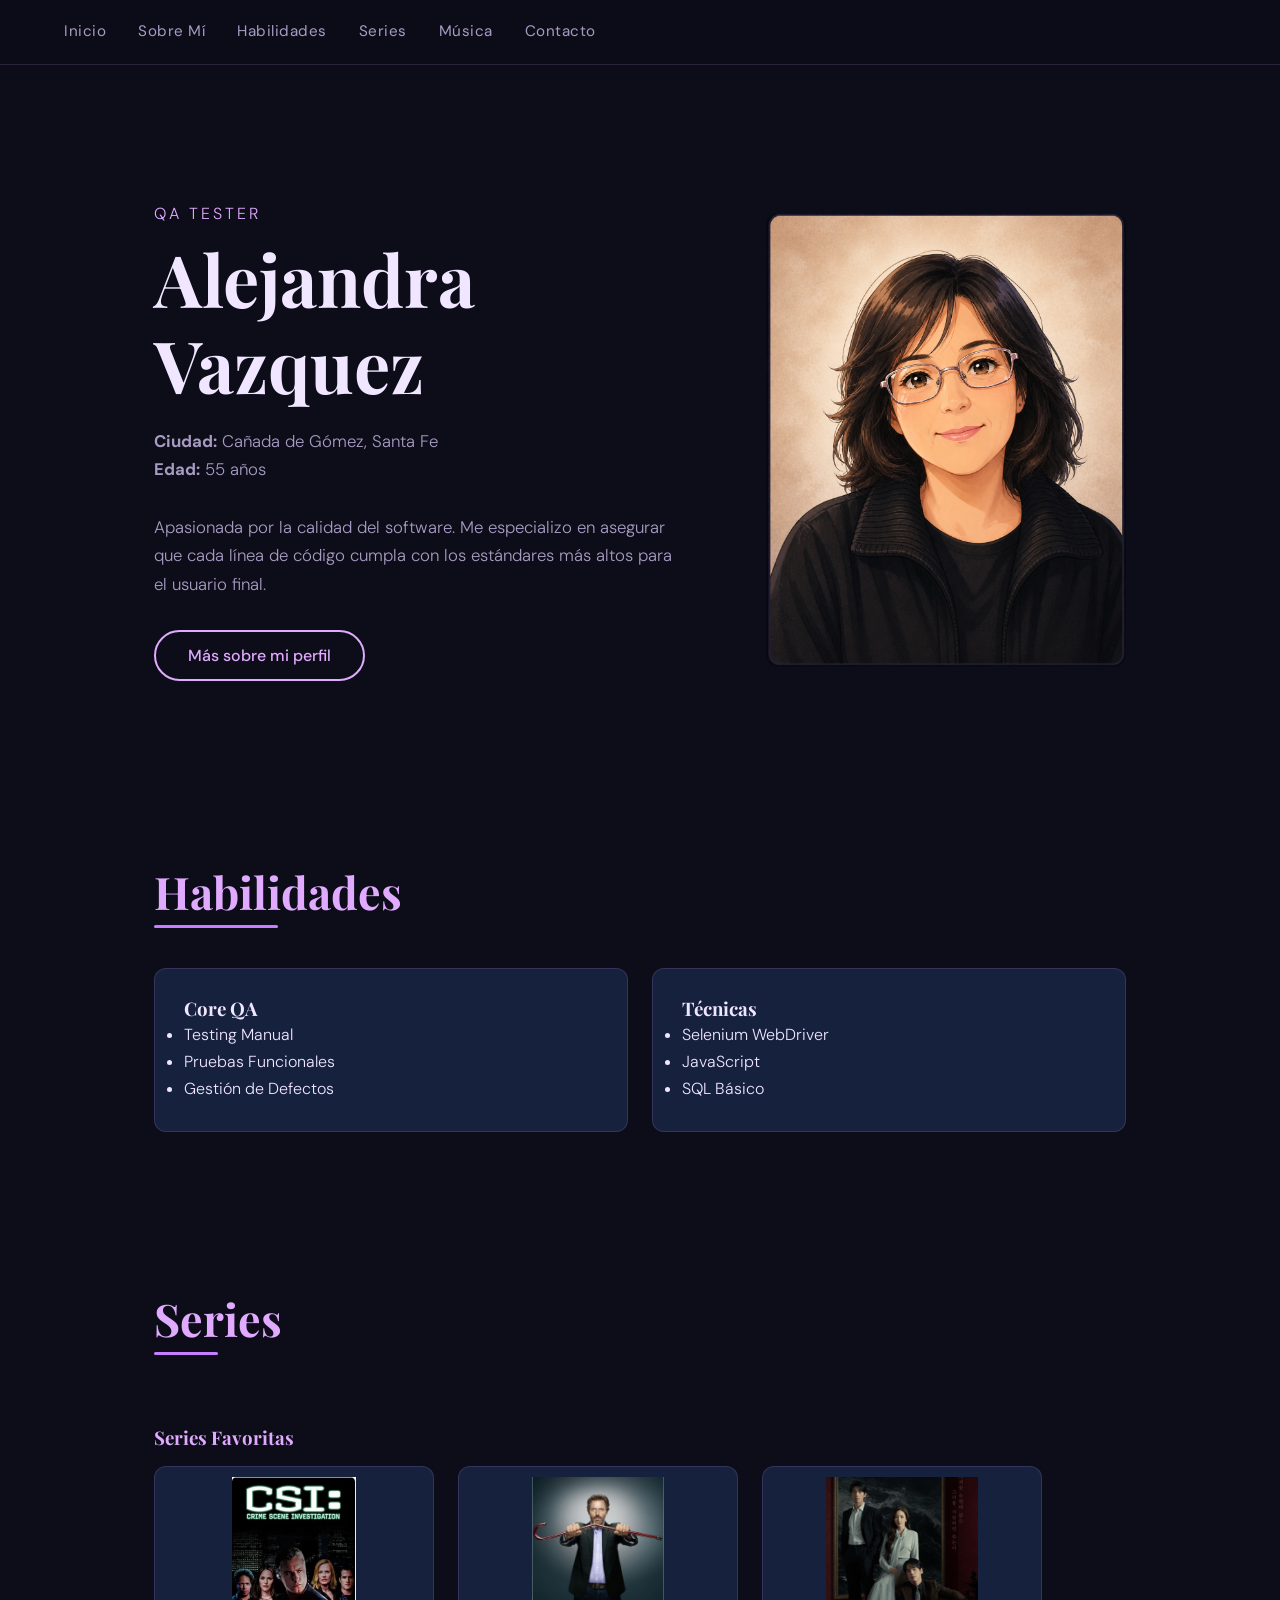
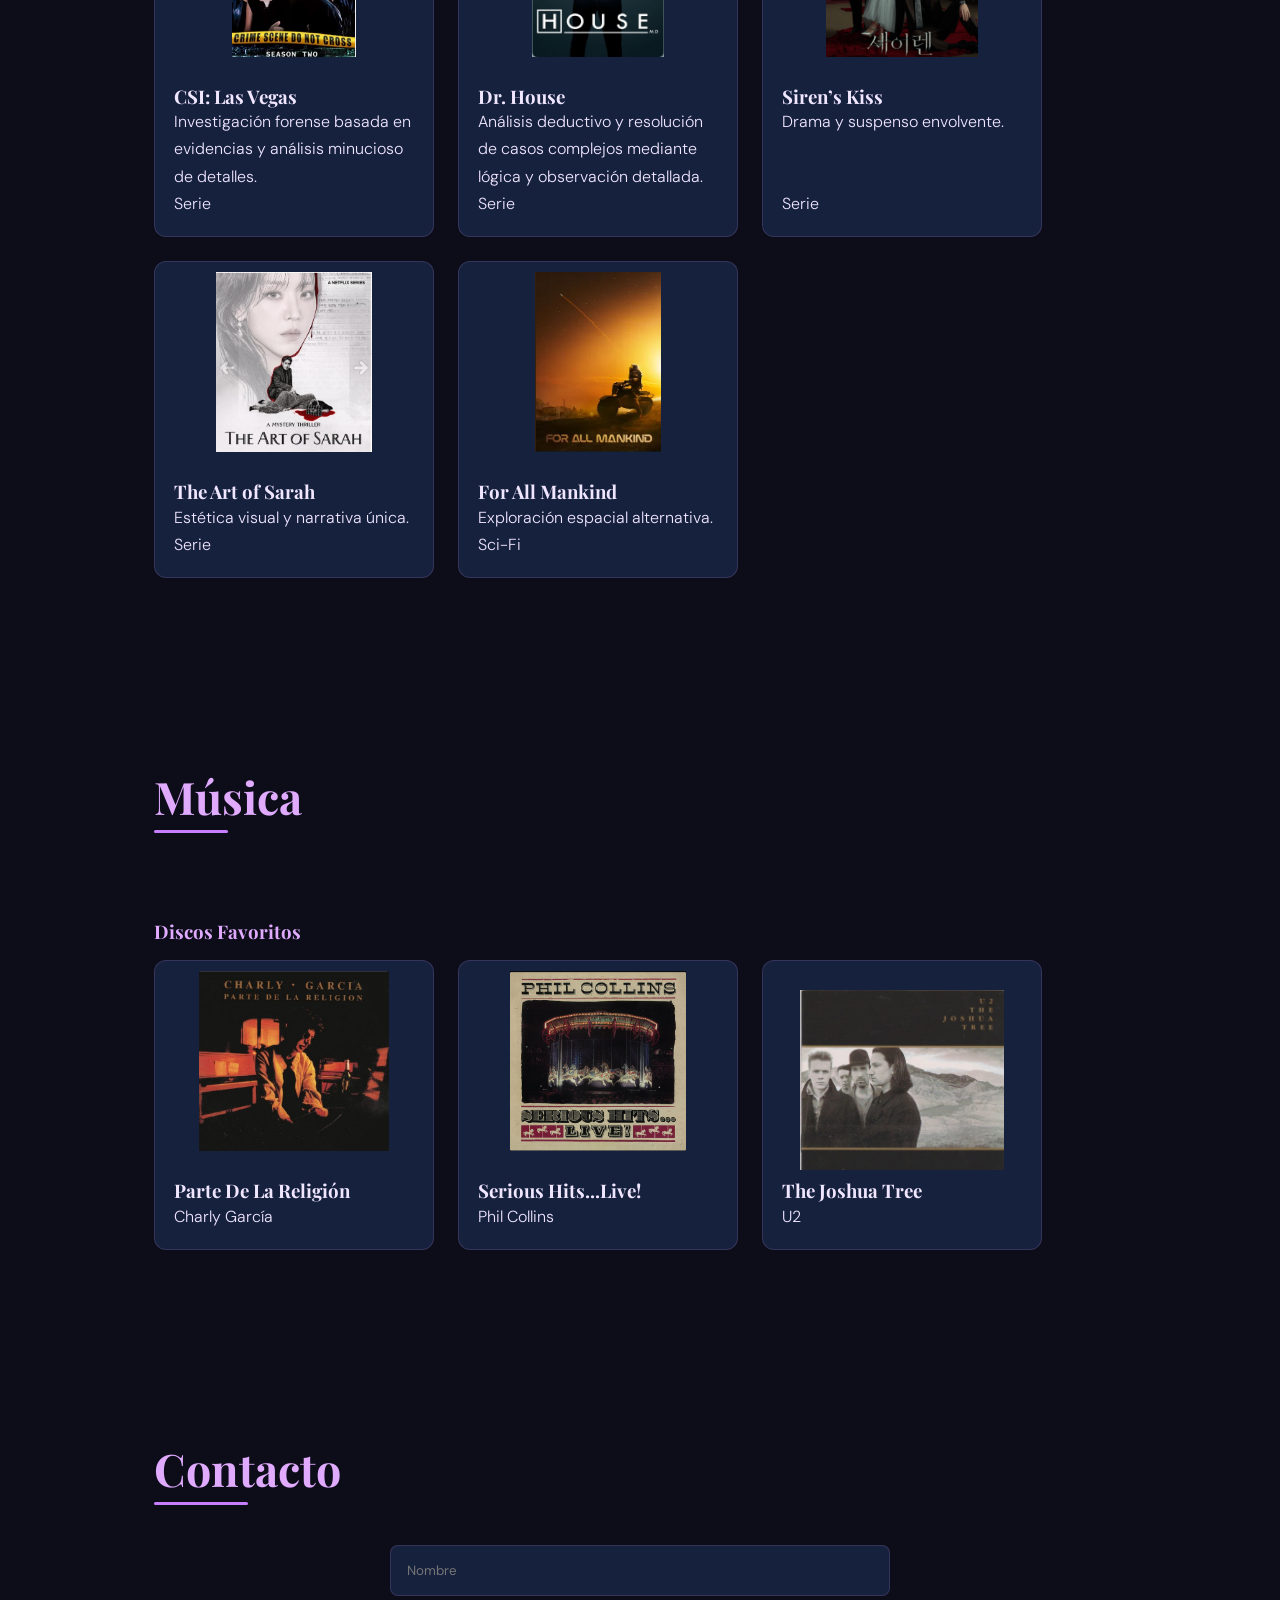
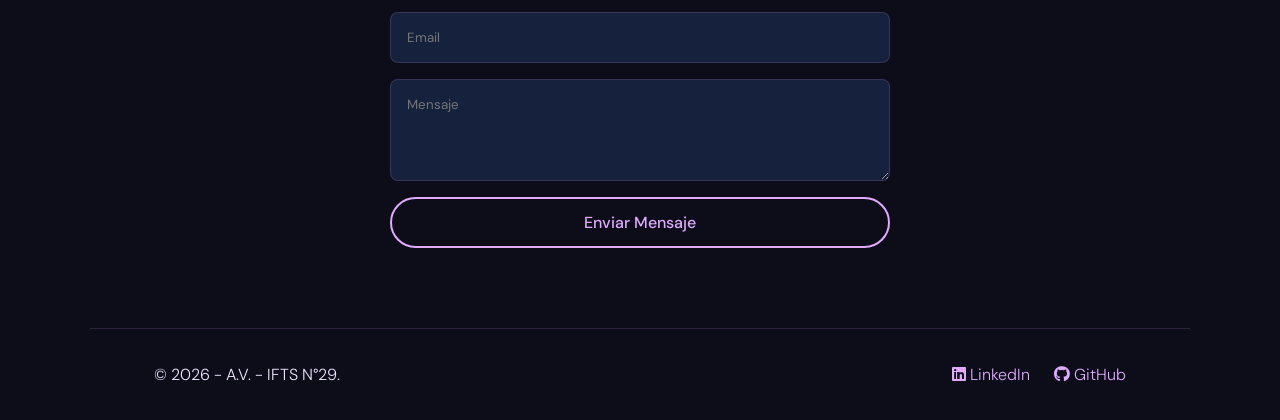
<file: alejandra.html>
<!DOCTYPE html>
<html lang="es">
<head>
    <meta charset="UTF-8">
    <meta name="viewport" content="width=device-width, initial-scale=1.0">
    <title>Alejandra Vazquez - Integrante</title>
    <link rel="icon" type="image/webp" href="assets/img/logo-inicio.webp">
    <link href="https://fonts.googleapis.com/css2?family=DM+Sans:wght@300;400;500;700&family=Playfair+Display:wght@700;900&display=swap" rel="stylesheet">
    <link rel="stylesheet" href="https://cdnjs.cloudflare.com/ajax/libs/font-awesome/6.4.0/css/all.min.css">
    <link rel="stylesheet" href="assets/css/alejandra.css">
</head>
<body>
    <header>
        <nav id="nav-menu">
            <a href="index.html">Inicio</a> <a href="#sobre-mi">Sobre Mí</a>
            <a href="#habilidades">Habilidades</a>
            <a href="#series">Series</a>
            <a href="#musica">Música</a>
            <a href="#contacto">Contacto</a>
        </nav>
        <button class="nav-toggle" id="nav-toggle" aria-label="Abrir menú">☰</button>
    </header>

    <main>
        <section id="sobre-mi">
            <div class="sobre-mi-texto">
                <p class="etiqueta">QA Tester</p>
                <h1>Alejandra Vazquez</h1>
                <p class="bio">
                    <strong>Ciudad:</strong> Cañada de Gómez, Santa Fe <br>
                    <strong>Edad:</strong> 55 años <br><br>
                    Apasionada por la calidad del software. Me especializo en asegurar que cada línea de código cumpla con los estándares más altos para el usuario final.
                </p>
               
                <button class="btn" id="btn-interactivo">Más sobre mi perfil</button>

                <div id="info-extra" style="display:none; margin-top:1.5rem;">
                    <ul class="lista-perfil"></ul>   
                        <li><strong>QA Manual & Automation:</strong> Ejecución de pruebas funcionales y desarrollo de scripts robustos con Selenium WebDriver.</li>
                        <li><strong>Mejora Continua:</strong> Optimización de procesos de calidad y gestión eficiente de defectos para garantizar productos confiables.</li>
                        <li><strong>Misión:</strong> Contribuir a la entrega de software de alto rendimiento, asegurando siempre la mejor experiencia para el usuario final.</li>
                    </ul>
                </div>
            </div>
            <div class="sobre-mi-img">
                <img src="assets/img/foto_perfil_alejandra.jpg" alt="Avatar de Alejandra creado con IA">
            </div>
        </section>

        <section id="habilidades">
            <h2 class="seccion-titulo">Habilidades</h2>
            <div class="habilidades-grid">
                <div class="habilidad-col">
                    <h3>Core QA</h3>
                    <ul>
                        <li>Testing Manual</li>
                        <li>Pruebas Funcionales</li>
                        <li>Gestión de Defectos</li>
                    </ul>
                </div>
                <div class="habilidad-col">
                    <h3>Técnicas</h3>
                    <ul>
                        <li>Selenium WebDriver</li>
                        <li>JavaScript</li>
                        <li>SQL Básico</li>
                    </ul>
                </div>
            </div>
        </section>

        <section id="series">
            <h2 class="seccion-titulo">Series</h2>
            <h3 style="color: var(--acento); margin: 2rem 0 1rem;">Series Favoritas</h3>
            <div class="tarjetas-grid">
                <div class="tarjeta">
                    <img src="assets/img/CSI.png" alt="Portada de la serie CSI Las Vegas"> 
                    <div class="tarjeta-body">
                        <h3>CSI: Las Vegas</h3>
                        <p>Investigación forense basada en evidencias y análisis minucioso de detalles.</p>
                        <span class="tag">Serie</span>
                     </div>
                </div>
                <div class="tarjeta">
                    <img src="assets/img/House.png" alt="Portada de la serie Dr. House"> 
                    <div class="tarjeta-body">
                        <h3>Dr. House</h3>
                        <p>Análisis deductivo y resolución de casos complejos mediante lógica y observación detallada.</p>
                        <span class="tag">Serie</span>
                    </div>
                </div>
                <div class="tarjeta">
                    <img src="assets/img/Siren.png" alt="Siren’s Kiss">
                    <div class="tarjeta-body">                                                
                        <h3>Siren’s Kiss</h3>
                        <p>Drama y suspenso envolvente.</p>                        
                        <span class="tag">Serie</span>
                    </div>
                </div>
                <div class="tarjeta">
                    <img src="assets/img/Art_Sarah.jpg" alt="The Art of Sarah">
                    <div class="tarjeta-body">                        
                        <h3>The Art of Sarah</h3>
                        <p>Estética visual y narrativa única.</p>                        
                        <span class="tag">Serie</span>
                    </div>
                </div>
                <div class="tarjeta">
                    <img src="assets/img/Mankind.png" alt="For All Mankind">
                    <div class="tarjeta-body">                        
                        <h3>For All Mankind</h3>
                        <p>Exploración espacial alternativa.</p>
                        <span class="tag">Sci-Fi</span>
                    </div>
                </div>               
            </div>
        </section>

        <section id="musica">
            <h2 class="seccion-titulo">Música</h2>
            <h3 style="color: var(--acento); margin: 3rem 0 1rem;">Discos Favoritos</h3>
            <div class="tarjetas-grid">
                <div class="tarjeta">
                    <img src="assets/img/Charly.png" alt="Parte De La Religión">
                    <div class="tarjeta-body">                        
                        <h3>Parte De La Religión</h3>
                        <p>Charly García</p>
                    </div>
                </div>               
                <div class="tarjeta">
                    <img src="assets/img/Phil.png" alt="Serious Hits...Live!">
                    <div class="tarjeta-body">                        
                        <h3>Serious Hits...Live!</h3>
                        <p>Phil Collins</p>
                    </div>
                </div>
                <div class="tarjeta">
                    <div class="tarjeta-body">
                        <img src="assets/img/U2.jpg" alt="">
                        <h3>The Joshua Tree</h3>
                        <p>U2</p>
                    </div>
                </div>
            </div>
        </section>
      
        <section id="contacto">
            <h2 class="seccion-titulo">Contacto</h2>
            <form class="form-contacto">
                <input type="text" placeholder="Nombre" required>
                <input type="email" placeholder="Email" required>
                <textarea placeholder="Mensaje" rows="4" required></textarea>
                <button type="submit" class="btn">Enviar Mensaje</button>
            </form>
        </section>
    </main>
  
    <footer>
        <p class="copyright">&copy; 2026 - A.V. - IFTS N°29.</p>
        <div class="redes-sociales">
            <a href="https://www.linkedin.com/in/" class="link-red" target="_blank" rel="noopener"><i class="fa-brands fa-linkedin"></i> LinkedIn</a>
            <a href="https://github.com/" class="link-red" target="_blank" rel="noopener"><i class="fa-brands fa-github"></i> GitHub</a>
        </div>
       </footer>

    <script src="assets/js/alejandra.js"></script>
</body>
</html>
</file>
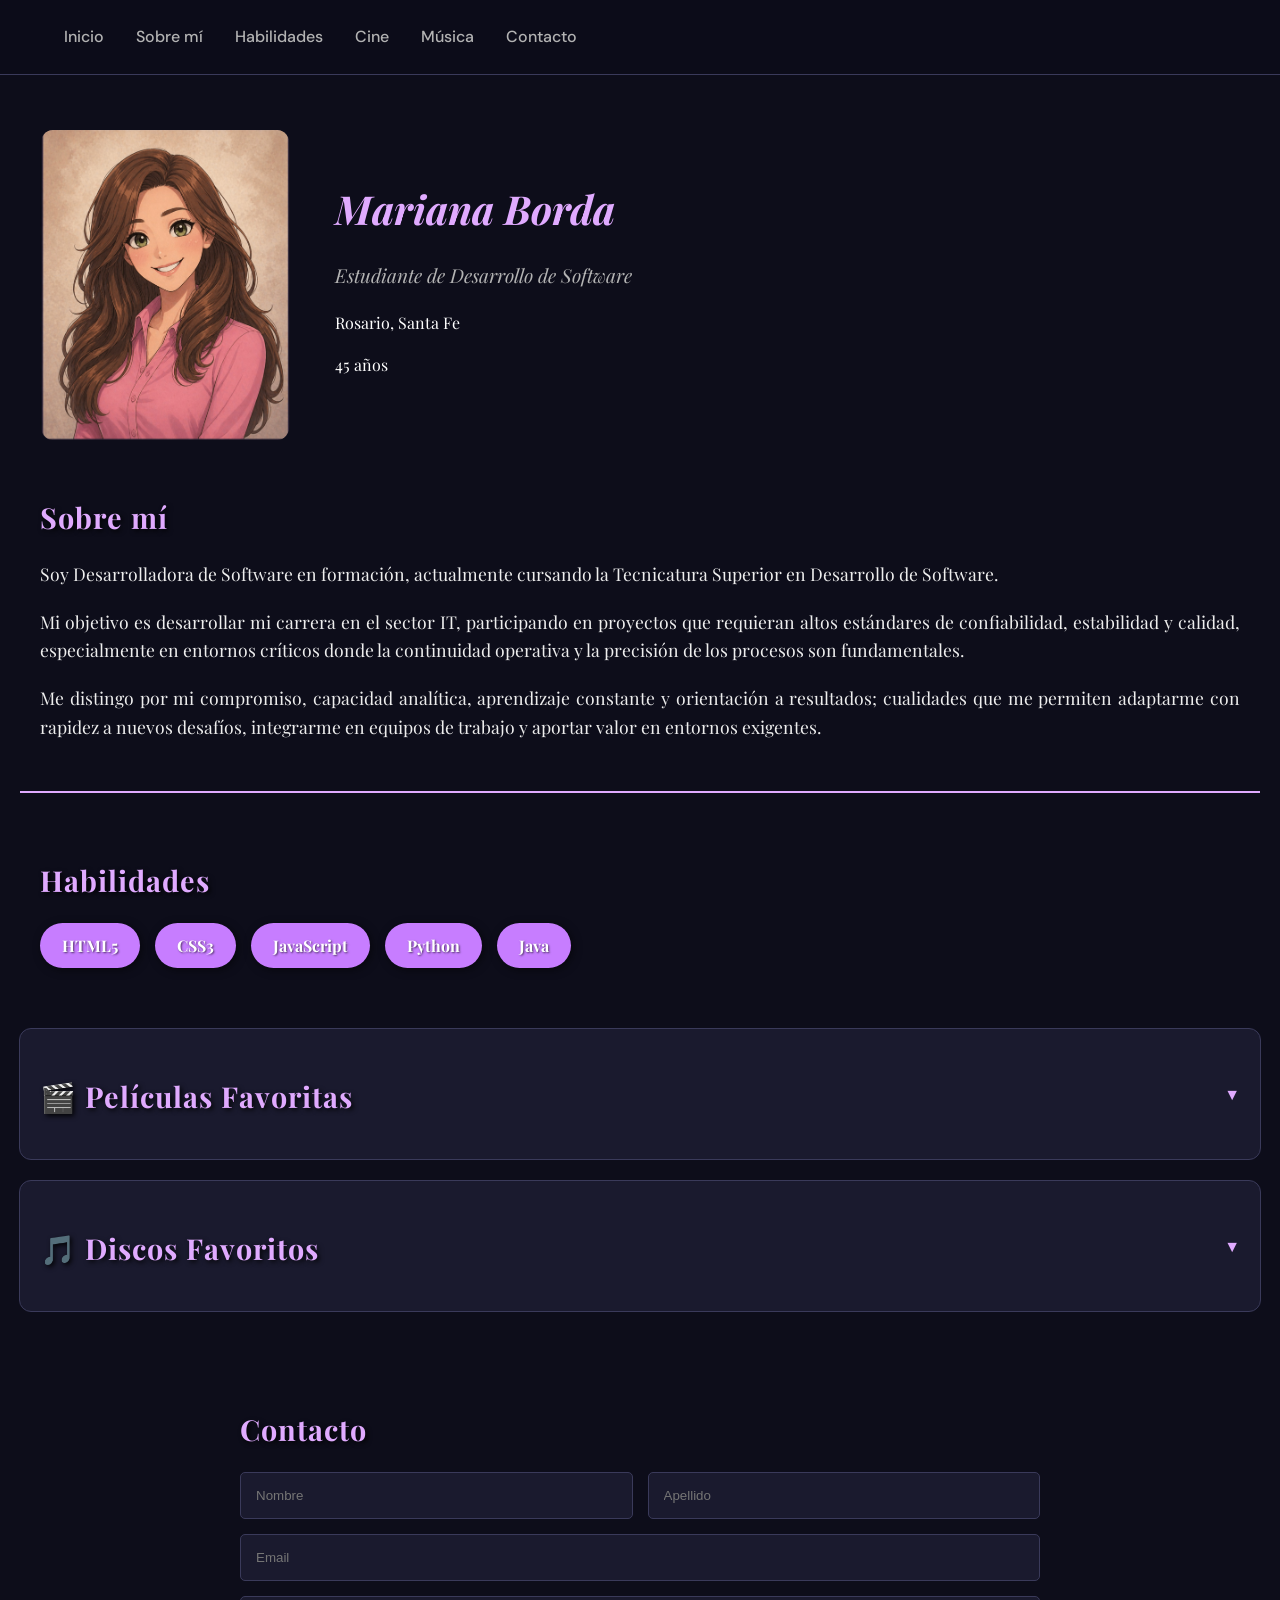
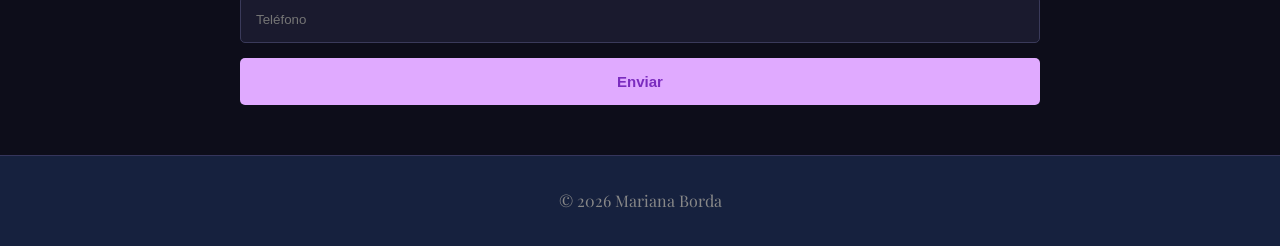
<file: mariana.html>
<!DOCTYPE html>
<html lang="es"> <head>
    <meta charset="UTF-8"> <meta name="viewport" content="width=device-width, initial-scale=1.0"> 
    <title>Mariana Borda</title> 
    <link rel="icon" type="image/webp" href="assets/img/logo-inicio.webp">
    <!-- Google Fonts -->
    <link 
      href="https://fonts.googleapis.com/css2?family=Playfair+Display:wght@700;900&family=DM+Sans:wght@300;400;500&display=swap"
      rel="stylesheet"
    />

    <link rel="stylesheet" href="assets/css/mariana.css"> </head>
<body>

    <header> 
        <nav id="nav-menu">
        <a href="index.html">Inicio</a>
        <a href="#sobre-mi">Sobre mí</a>
        <a href="#habilidades">Habilidades</a>
        <a href="#peliculas">Cine</a>
        <a href="#discos">Música</a>
        <a href="#contacto">Contacto</a>
    </nav>
    <button class="nav-toggle" id="nav-toggle">☰</button>
</header>
<main>
        <section id="sobre-mi"> <div class="perfil-header">
                <img src="assets/img/foto_perfil_mariana.jpg" alt="Foto de Mariana Borda" class="foto-perfil"> <div class="info-principal">
                    <h1>Mariana Borda</h1> <p class="puesto">Estudiante de Desarrollo de Software</p>
                    <p>Rosario, Santa Fe</p> <p>45 años</p> </div>
            </div>
            <div class="descripcion">
                <h2>Sobre mí</h2>
                <p>Soy Desarrolladora de Software en formación, actualmente cursando la Tecnicatura Superior en Desarrollo de Software.</p>
           
                <p>Mi objetivo es desarrollar mi carrera en el sector IT, participando en proyectos que requieran altos estándares de confiabilidad, estabilidad y calidad, especialmente en entornos críticos donde la continuidad operativa y la precisión de los procesos son fundamentales.</p>
                    
                <p>Me distingo por mi compromiso, capacidad analítica, aprendizaje constante y orientación a resultados; cualidades que me permiten adaptarme con rapidez a nuevos desafíos, integrarme en equipos de trabajo y aportar valor en entornos exigentes.</p> 
            </div>
        </section>
    

    
        <section id="habilidades">
            <h2>Habilidades</h2>
            <div class="tags-container">
                <span class="tag">HTML5</span>
                <span class="tag">CSS3</span>
                <span class="tag">JavaScript</span>
                <span class="tag">Python</span>
                <span class="tag">Java</span>
            </div>
        </section>

        <section id="peliculas" class="desplegable">
            <div class="header-desplegable" onclick="toggleSection('lista-peliculas', 'arrow-pelis')">
                <h2>🎬 Películas Favoritas</h2>
                <span id="arrow-pelis" class="arrow">▼</span>
            </div>
            <div id="lista-peliculas" class="contenido-oculto">
                <div class="grid-items">
                    <div class="item">
                        <img src="assets/img/Inception.jpg" alt="Inception">
                        <h3>Inception (El origen)</h3>
                        <p>Dirigida por Christopher Nolan, sigue a un grupo de especialistas que se introducen en los sueños de las personas para robar o
                           implantar ideas en su subconsciente. La historia se centra en Dom Cobb (Leonardo DiCaprio), quien acepta una misión extremadamente 
                           compleja: realizar una “inception”, es decir, implantar una idea en la mente de alguien. La película combina acción, ciencia ficción
                           y drama psicológico, jugando con distintos niveles de sueño y la percepción del tiempo.</p>               
                    </div>

                    <div class="item">
                        <img src="assets/img/en-busca-de-la-felicidad.jpg" alt="En busca de la felicidad">
                        <h3>The Pursuit of Happyness (En busca de la felicidad)</h3>
                        <p>Cuenta la historia real de Chris Gardner, un hombre que enfrenta la pobreza extrema mientras cría solo a su hijo. A pesar de quedarse sin hogar, lucha por salir adelante realizando una pasantía no remunerada con la esperanza de conseguir un empleo estable. La película pone el foco 
                           en la perseverancia, el sacrificio y el amor entre padre e hijo.</p>
                    </div>
                    <div class="item">
                        <img src="assets/img/Interstellar.png" alt="Interstellar">
                        <h3>Interstellar</h3>
                        <p>Un grupo de científicos y exploradores, encabezados por Cooper, se embarcan en un viaje espacial para
                           encontrar un lugar con las condiciones necesarias para reemplazar a la Tierra y comenzar una nueva vida
                           allí. La Tierra está llegando a su fin y este grupo necesita encontrar un planeta más allá de nuestra galaxia
                           que garantice el futuro de la raza humana.</p>
                    </div>
                </div>
            </div>
        </section>

        <section id="discos" class="desplegable">
            <div class="header-desplegable" onclick="toggleSection('lista-discos', 'arrow-discos')">
                <h2>🎵 Discos Favoritos</h2>
                <span id="arrow-discos" class="arrow">▼</span>
            </div>
            <div id="lista-discos" class="contenido-oculto">
                <div class="grid-items">
                    <div class="item">
                        <img src="assets/img/Courage.png" alt="Celine Dion">
                         <h3>Courage - Celine Dion</h3>
                    </div>
                    <div class="item">
                        <img src="assets/img/ahí-vamos.png" alt="Gustavo Cerati">
                        <h3>Ahí vamos - Gustavo Cerati</h3>
                    </div>
                    <div class="item">
                        <img src="assets/img/moon-music.png" alt="Coldplay">
                        <h3>Moon Music - Coldplay</h3>
                    </div>
                </div>
            </div>
        </section>

        <section id="contacto">
            <h2>Contacto</h2>
            <form id="form-contacto">
                <div class="input-group">
                    <input type="text" placeholder="Nombre" required>
                    <input type="text" placeholder="Apellido" required>
                </div>
                <input type="email" placeholder="Email" required>
                <input type="tel" placeholder="Teléfono" required>
                <button type="submit">Enviar</button>
            </form>
        </section>
    </main>

        
    <footer> <p>&copy; 2026 Mariana Borda</p>
    </footer>

    <script src="assets/js/mariana.js"></script>
</body>
</html>
</file>
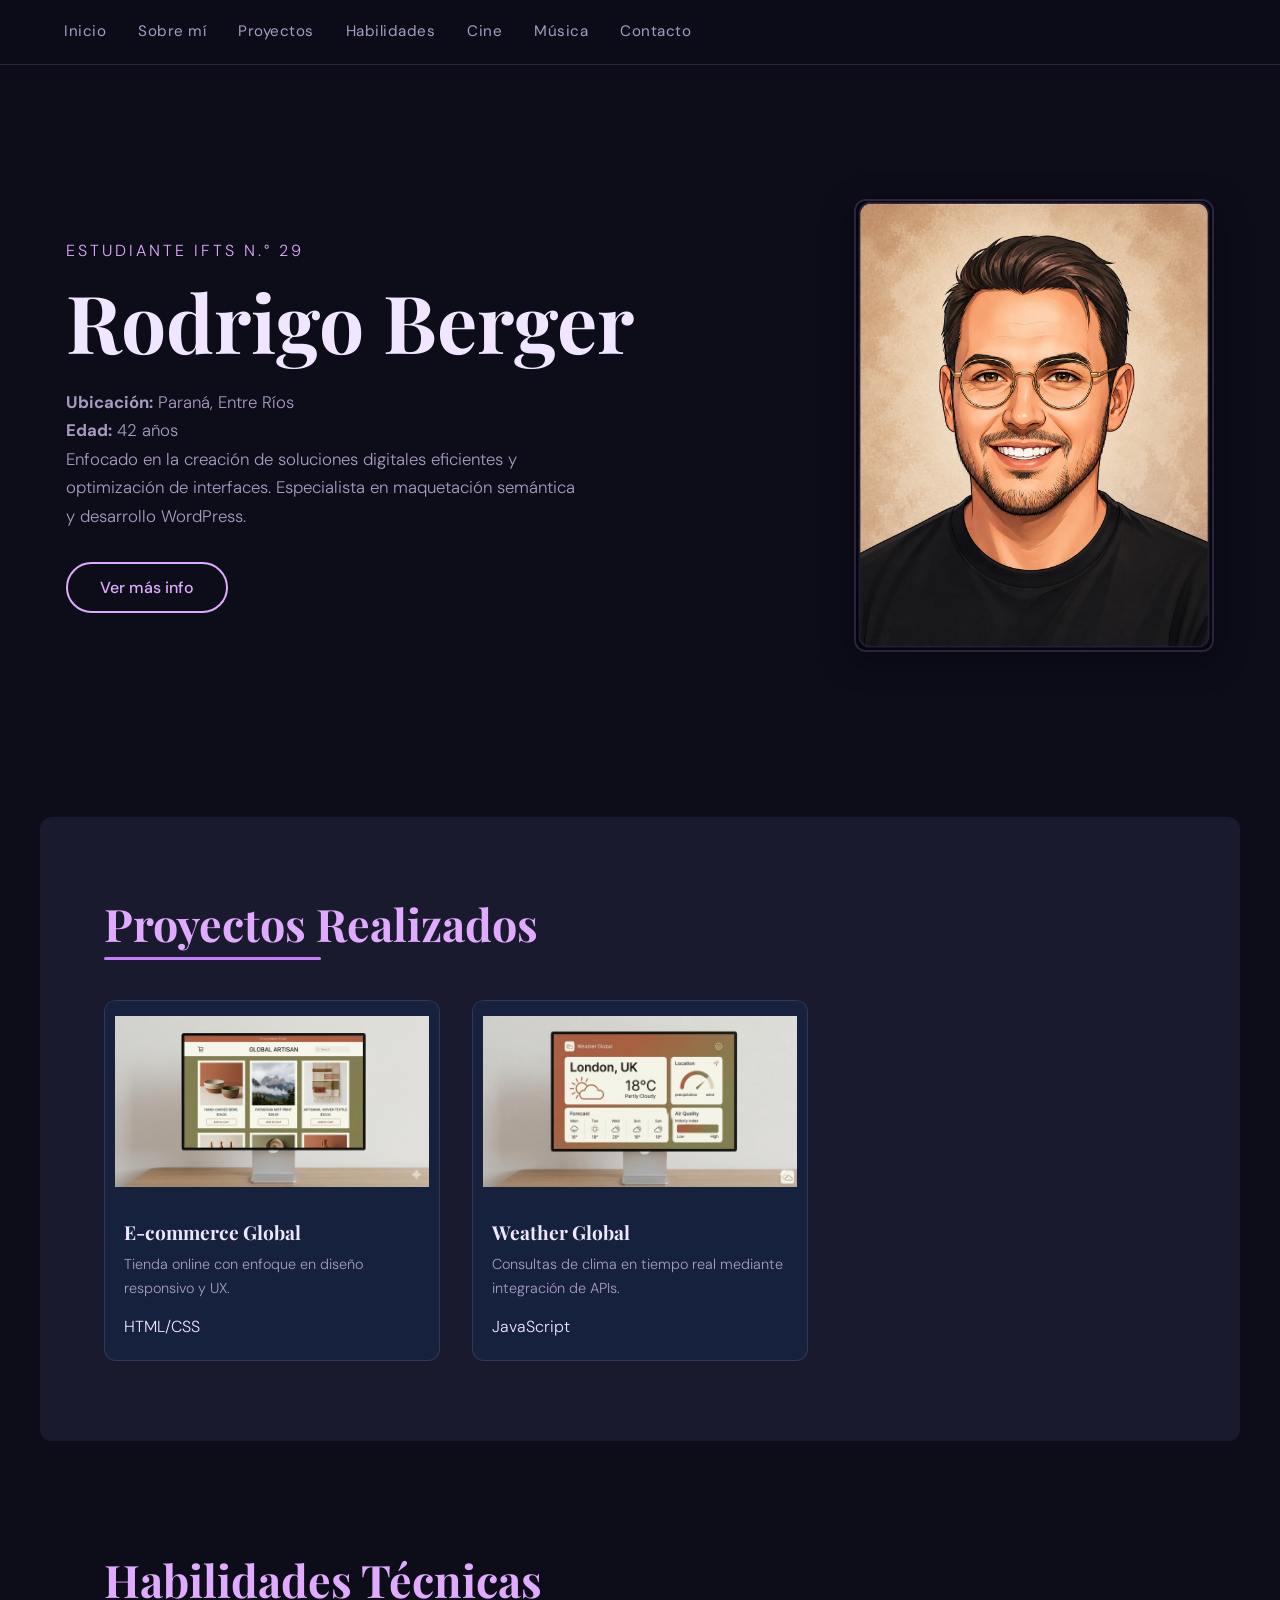
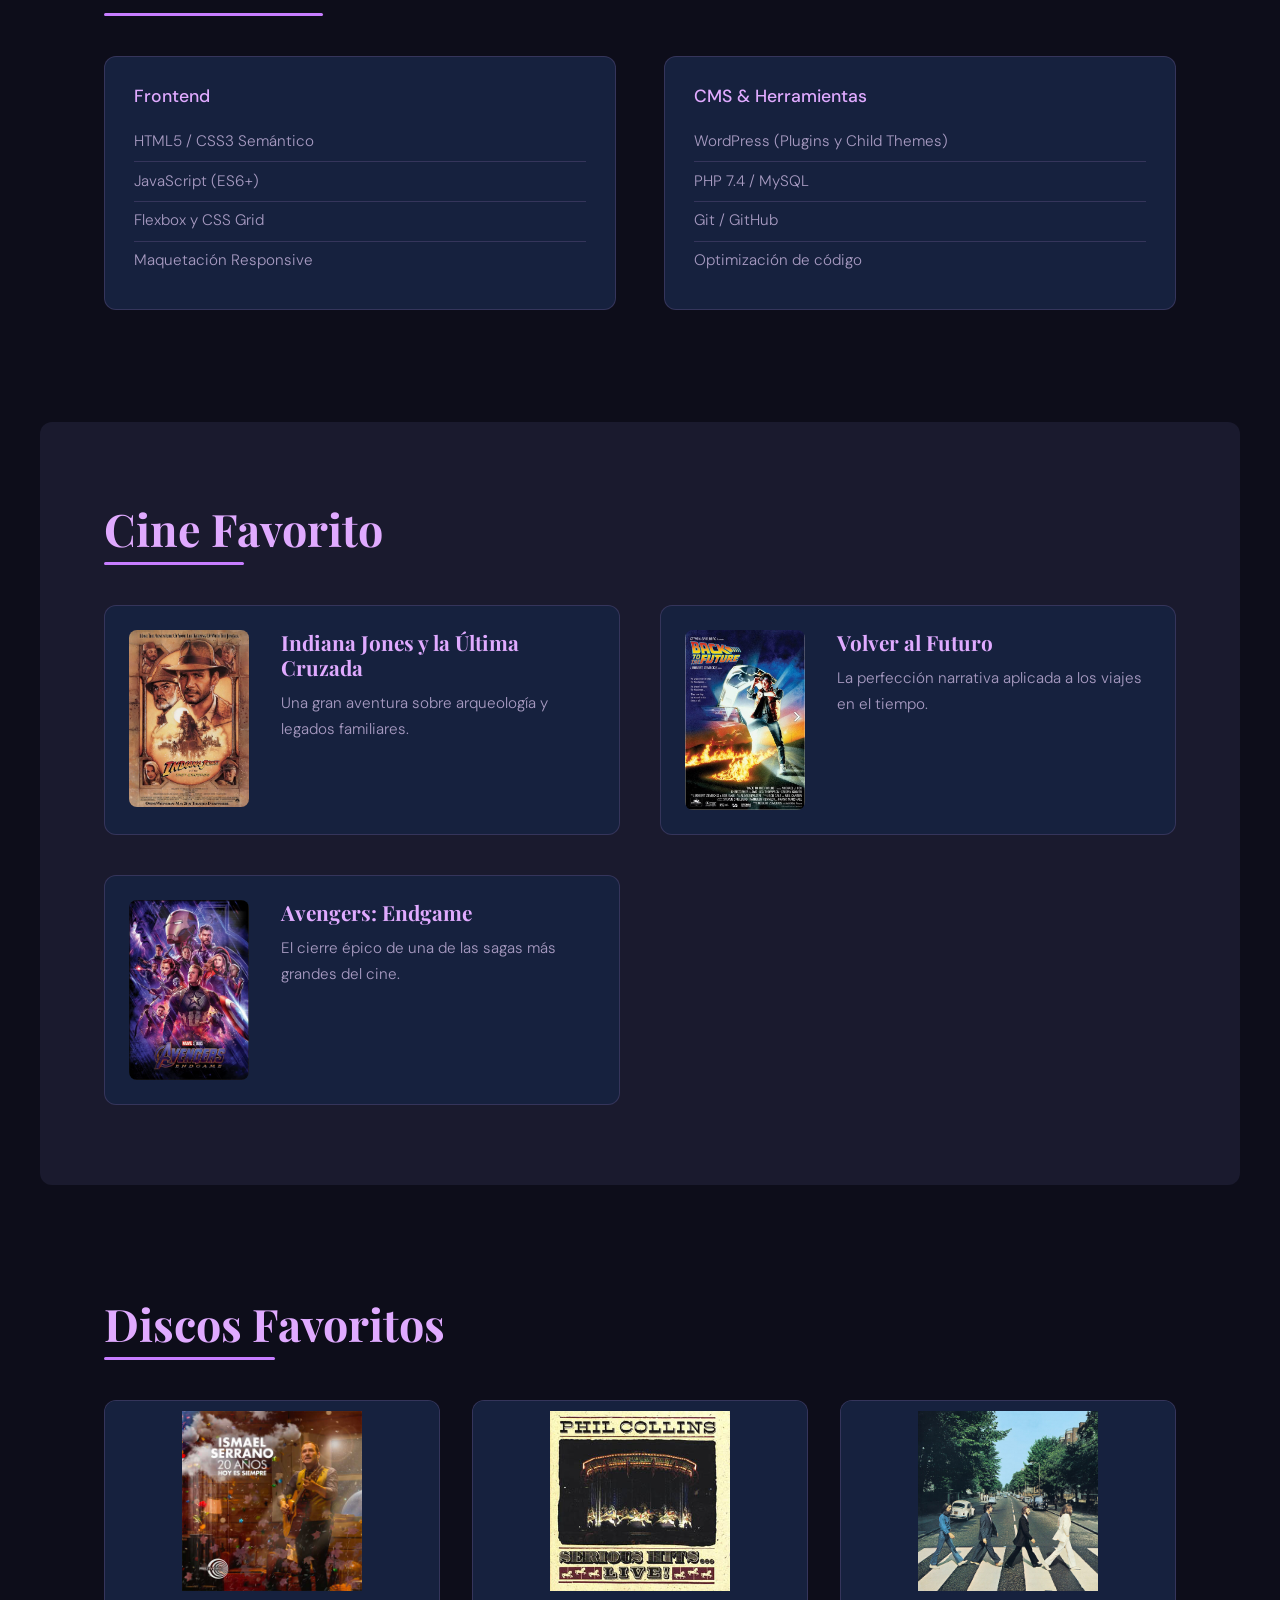
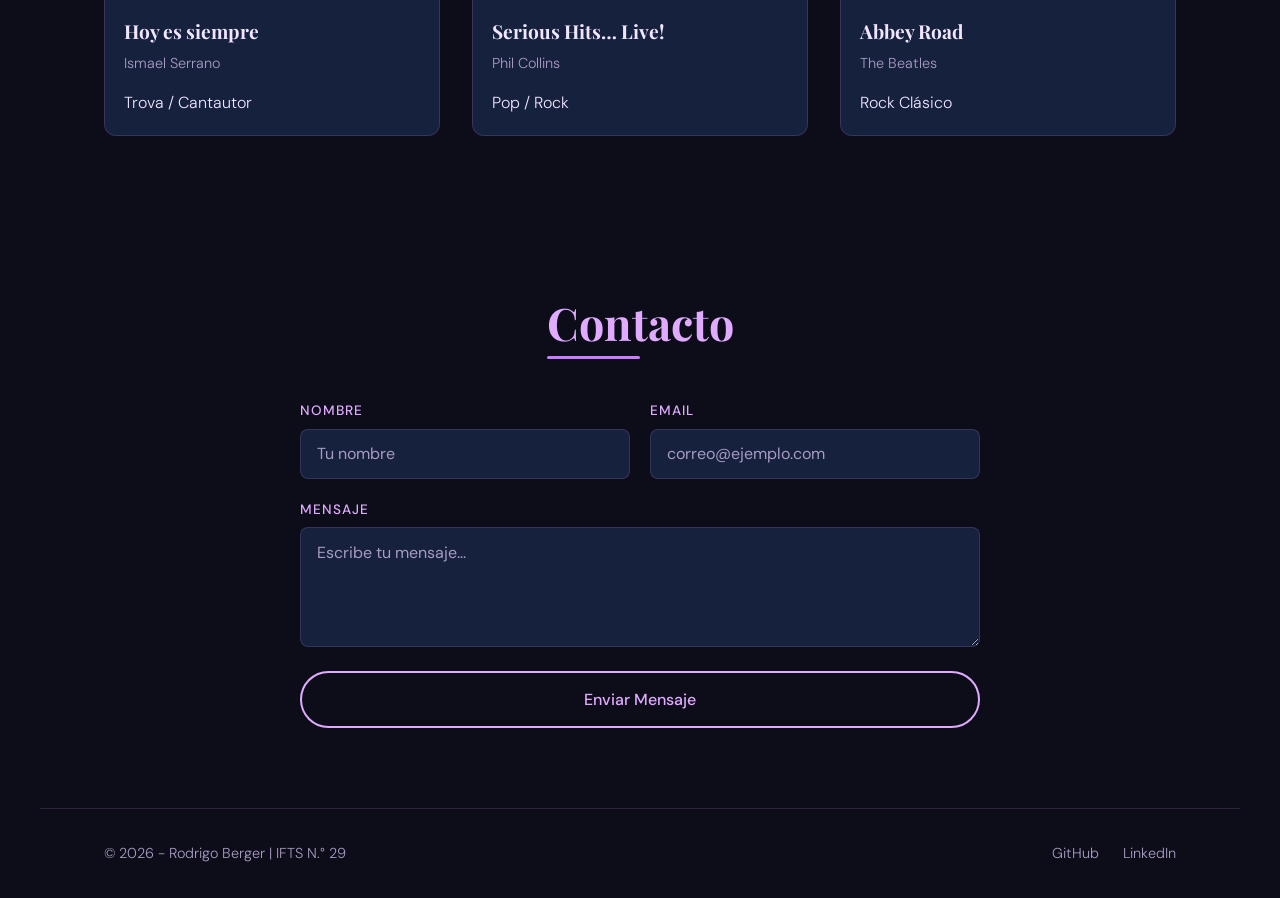
<file: rodrigo.html>
<!DOCTYPE html>
<html lang="es">
<head>
    <meta charset="UTF-8">
    <meta name="viewport" content="width=device-width, initial-scale=1.0">
    <title>Perfil - Rodrigo Berger</title>
    <link rel="icon" type="image/webp" href="assets/img/logo-inicio.webp">
    
    <!-- Fuentes del equipo -->
    <link rel="preconnect" href="https://fonts.googleapis.com">
    <link rel="preconnect" href="https://fonts.gstatic.com" crossorigin>
    <link href="https://fonts.googleapis.com/css2?family=DM+Sans:wght@300;400;500&family=Playfair+Display:wght@700;900&display=swap" rel="stylesheet">
    
    <!-- Vinculación al CSS -->
    <link rel="stylesheet" href="assets/css/rodrigo.css">
</head>
<body>

    <header>
        <nav id="nav-menu">
            <a href="index.html">Inicio</a> <!-- Link obligatorio a la portada grupal -->
            <a href="#sobre-mi">Sobre mí</a>
            <a href="#tarjetas">Proyectos</a>
            <a href="#habilidades">Habilidades</a>
            <a href="#peliculas">Cine</a>
            <a href="#discos">Música</a>
            <a href="#contacto">Contacto</a>
        </nav>
        <!-- Botón hamburguesa para móviles -->
        <button class="nav-toggle" id="nav-toggle">☰</button>
    </header>

    <main>
        <!-- Sección Sobre Mí -->
        <section id="sobre-mi">
            <div class="sobre-mi-texto">
                <p class="etiqueta">Estudiante IFTS N.° 29</p>
                <h1>Rodrigo Berger</h1>
                <p class="bio">
                    <strong>Ubicación:</strong> Paraná, Entre Ríos <br>
                    <strong>Edad:</strong> 42 años <br>
                    Enfocado en la creación de soluciones digitales eficientes y optimización de interfaces. 
                    Especialista en maquetación semántica y desarrollo WordPress.
                </p>
                
                <!-- Interactividad JS -->
                <button id="btn-interactivo" class="btn">Ver más info</button>
                <div id="info-extra" style="display: none; margin-top: 1rem;">
                    <p class="bio">Participo activamente en teatro y murga, lo que potencia mi creatividad para resolver problemas técnicos.</p>
                </div>
            </div>
            <div class="sobre-mi-img">
                <img src="assets/img/foto_perfil_rodrigo.jpg" alt="Foto de Rodrigo Berger">
            </div>
        </section>

        <!-- Sección Proyectos: -->
        <section id="tarjetas">
            <h2 class="seccion-titulo">Proyectos Realizados</h2>
            <div class="tarjetas-grid">
                <article class="tarjeta">
                    <img src="assets/img/proyecto1.png" alt="E-commerce Global">
                    <div class="tarjeta-body">
                        <h3>E-commerce Global</h3>
                        <p>Tienda online con enfoque en diseño responsivo y UX.</p>
                        <span class="tag">HTML/CSS</span>
                    </div>
                </article>
                <article class="tarjeta">
                    <img src="assets/img/proyecto2.png" alt="Weather Global">
                    <div class="tarjeta-body">
                        <h3>Weather Global</h3>
                        <p>Consultas de clima en tiempo real mediante integración de APIs.</p>
                        <span class="tag">JavaScript</span>
                    </div>
                </article>
            </div>
        </section>

        <!-- Habilidades -->
        <section id="habilidades">
            <h2 class="seccion-titulo">Habilidades Técnicas</h2>
            <div class="habilidades-grid">
                <div class="habilidad-col">
                    <h3>Frontend</h3>
                    <ul>
                        <li>HTML5 / CSS3 Semántico</li>
                        <li>JavaScript (ES6+)</li>
                        <li>Flexbox y CSS Grid</li>
                        <li>Maquetación Responsive</li>
                    </ul>
                </div>
                <div class="habilidad-col">
                    <h3>CMS & Herramientas</h3>
                    <ul>
                        <li>WordPress (Plugins y Child Themes)</li>
                        <li>PHP 7.4 / MySQL</li>
                        <li>Git / GitHub</li>
                        <li>Optimización de código</li>
                    </ul>
                </div>
            </div>
        </section>

        <!-- Películas Favoritas -->
        <section id="peliculas">
            <h2 class="seccion-titulo">Cine Favorito</h2>
            <div class="peliculas-lista">
                <article class="pelicula">
                    <img src="assets/img/indiana.jpg" alt="Indiana Jones">
                    <div class="pelicula-info">
                        <h3>Indiana Jones y la Última Cruzada</h3>
                        <p>Una gran aventura sobre arqueología y legados familiares.</p>
                    </div>
                </article>
                <article class="pelicula">
                    <img src="assets/img/back-future.jpg" alt="Volver al Futuro">
                    <div class="pelicula-info">
                        <h3>Volver al Futuro</h3>
                        <p>La perfección narrativa aplicada a los viajes en el tiempo.</p>
                    </div>
                </article>
                <article class="pelicula">
                    <img src="assets/img/avengers.jpg" alt="Avengers">
                    <div class="pelicula-info">
                        <h3>Avengers: Endgame</h3>
                        <p>El cierre épico de una de las sagas más grandes del cine.</p>
                    </div>
                </article>
            </div>
        </section>

        <!-- Sección de Discos: -->
<section id="discos">
    <h2 class="seccion-titulo">Discos Favoritos</h2>
    <div class="tarjetas-grid">
        
        <!-- Disco 1: Ismael Serrano -->
        <article class="tarjeta">
            <img src="assets/img/IsmaelSerrano-HoyEsSiempre.jpg" alt="Portada Hoy es siempre - Ismael Serrano">
            <div class="tarjeta-body">
                <h3>Hoy es siempre</h3>
                <p>Ismael Serrano</p>
                <span class="tag">Trova / Cantautor</span>
            </div>
        </article>

        <!-- Disco 2: Phil Collins -->
        <article class="tarjeta">
            <img src="assets/img/SeriousHitsLive.jpg" alt="Portada Serious Hits… Live! - Phil Collins">
            <div class="tarjeta-body">
                <h3>Serious Hits… Live!</h3>
                <p>Phil Collins</p>
                <span class="tag">Pop / Rock</span>
            </div>
        </article>

        <!-- Disco 3: The Beatles -->
        <article class="tarjeta">
            <img src="assets/img/The_Beatles_Abbey_Road_album_cover.jpg" alt="Portada Abbey Road - The Beatles">
            <div class="tarjeta-body">
                <h3>Abbey Road</h3>
                <p>The Beatles</p>
                <span class="tag">Rock Clásico</span>
            </div>
        </article>

    </div>
</section>

        <!-- Formulario de Contacto: Adaptado al estilo grupal -->
        <section id="contacto">
            <h2 class="seccion-titulo">Contacto</h2>
            <form action="#" class="form-contacto">
                <div class="form-fila">
                    <div class="form-grupo">
                        <label for="nombre">Nombre</label>
                        <input type="text" id="nombre" name="nombre" placeholder="Tu nombre" required>
                    </div>
                    <div class="form-grupo">
                        <label for="email">Email</label>
                        <input type="email" id="email" name="email" placeholder="correo@ejemplo.com" required>
                    </div>
                </div>
                <div class="form-grupo form-grupo-full">
                    <label for="mensaje">Mensaje</label>
                    <textarea id="mensaje" name="mensaje" placeholder="Escribe tu mensaje..."></textarea>
                </div>
                <button type="submit" class="btn btn-form">Enviar Mensaje</button>
            </form>
        </section>
    </main>

    <footer>
        <div class="footer-copy">
            &copy; 2026 - Rodrigo Berger | IFTS N.° 29
        </div>
        <div class="footer-links">
            <a href="https://github.com/rdbergeruser-stack" target="_blank">GitHub</a>
            <a href="#">LinkedIn</a>
        </div>
    </footer>

    <!-- Vinculación del script grupal -->
    <script src="assets/js/rodrigo.js"></script>
</body>
</html>
</file>
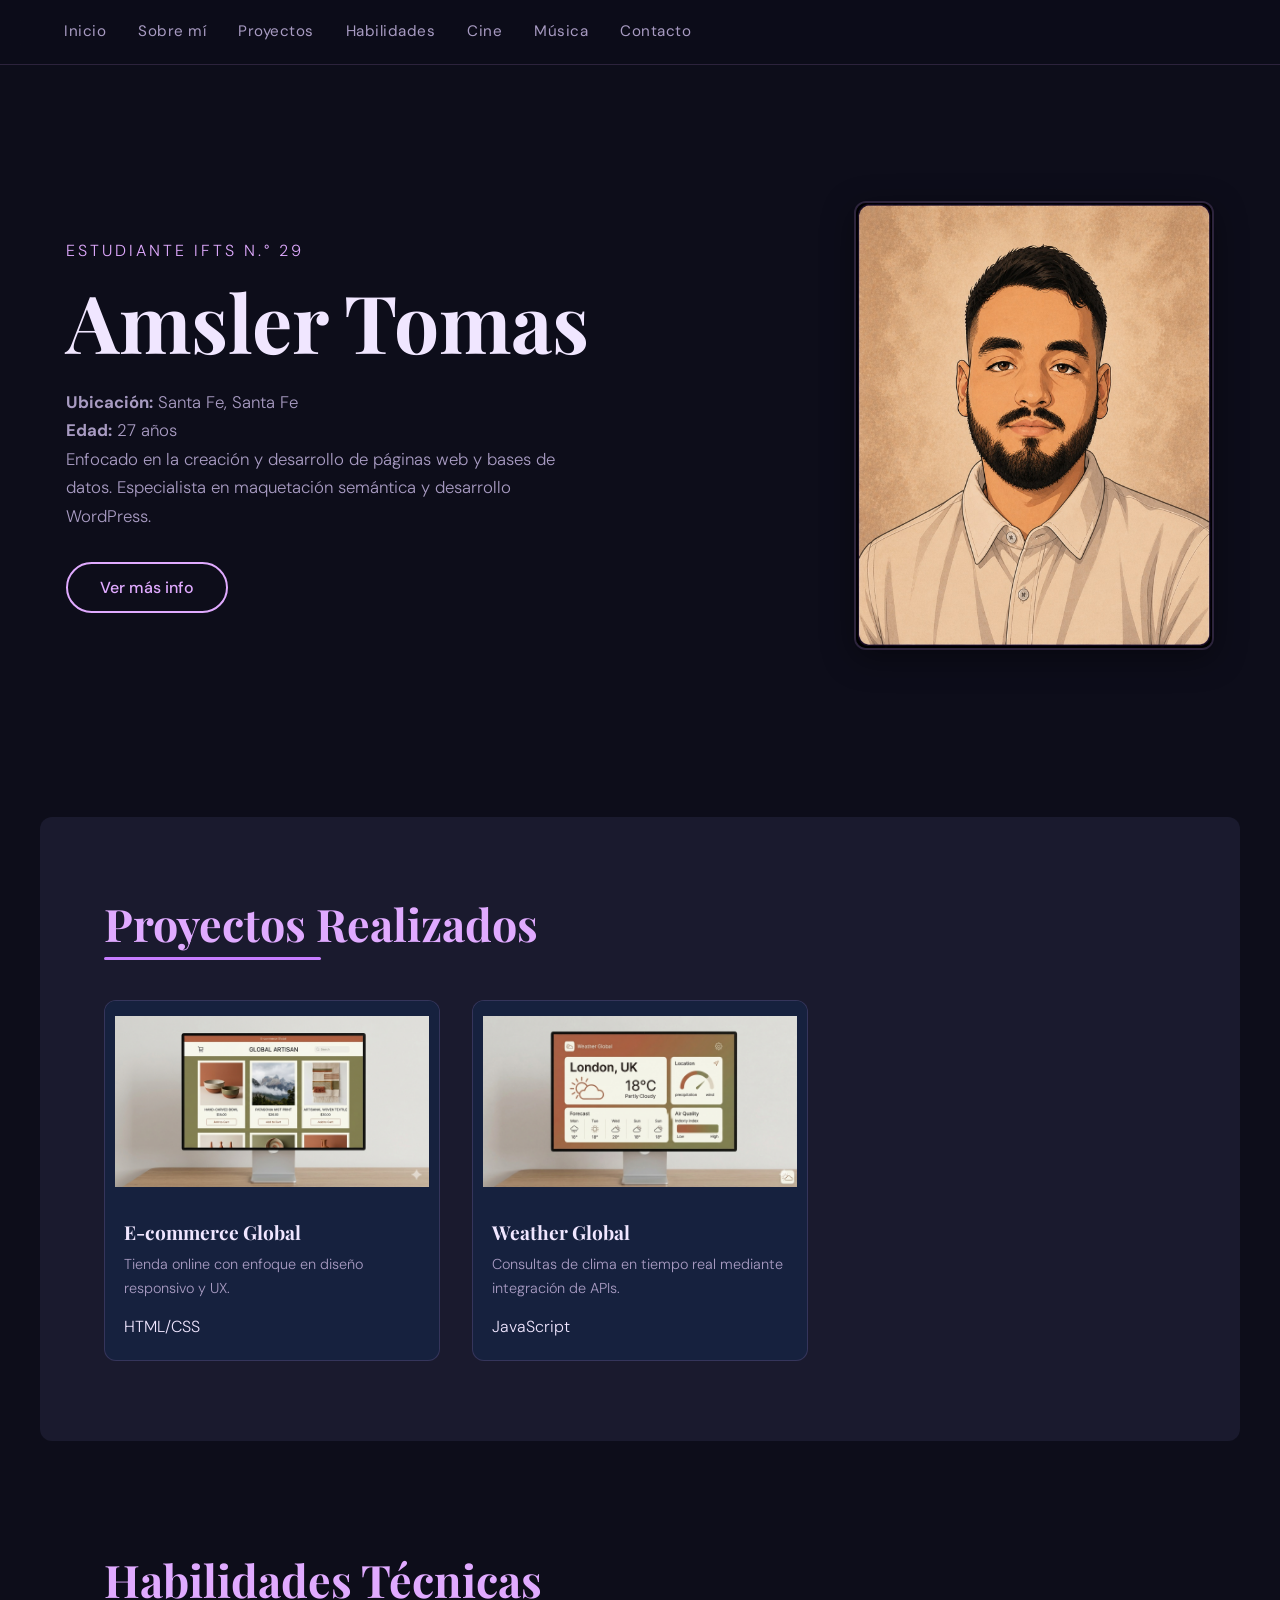
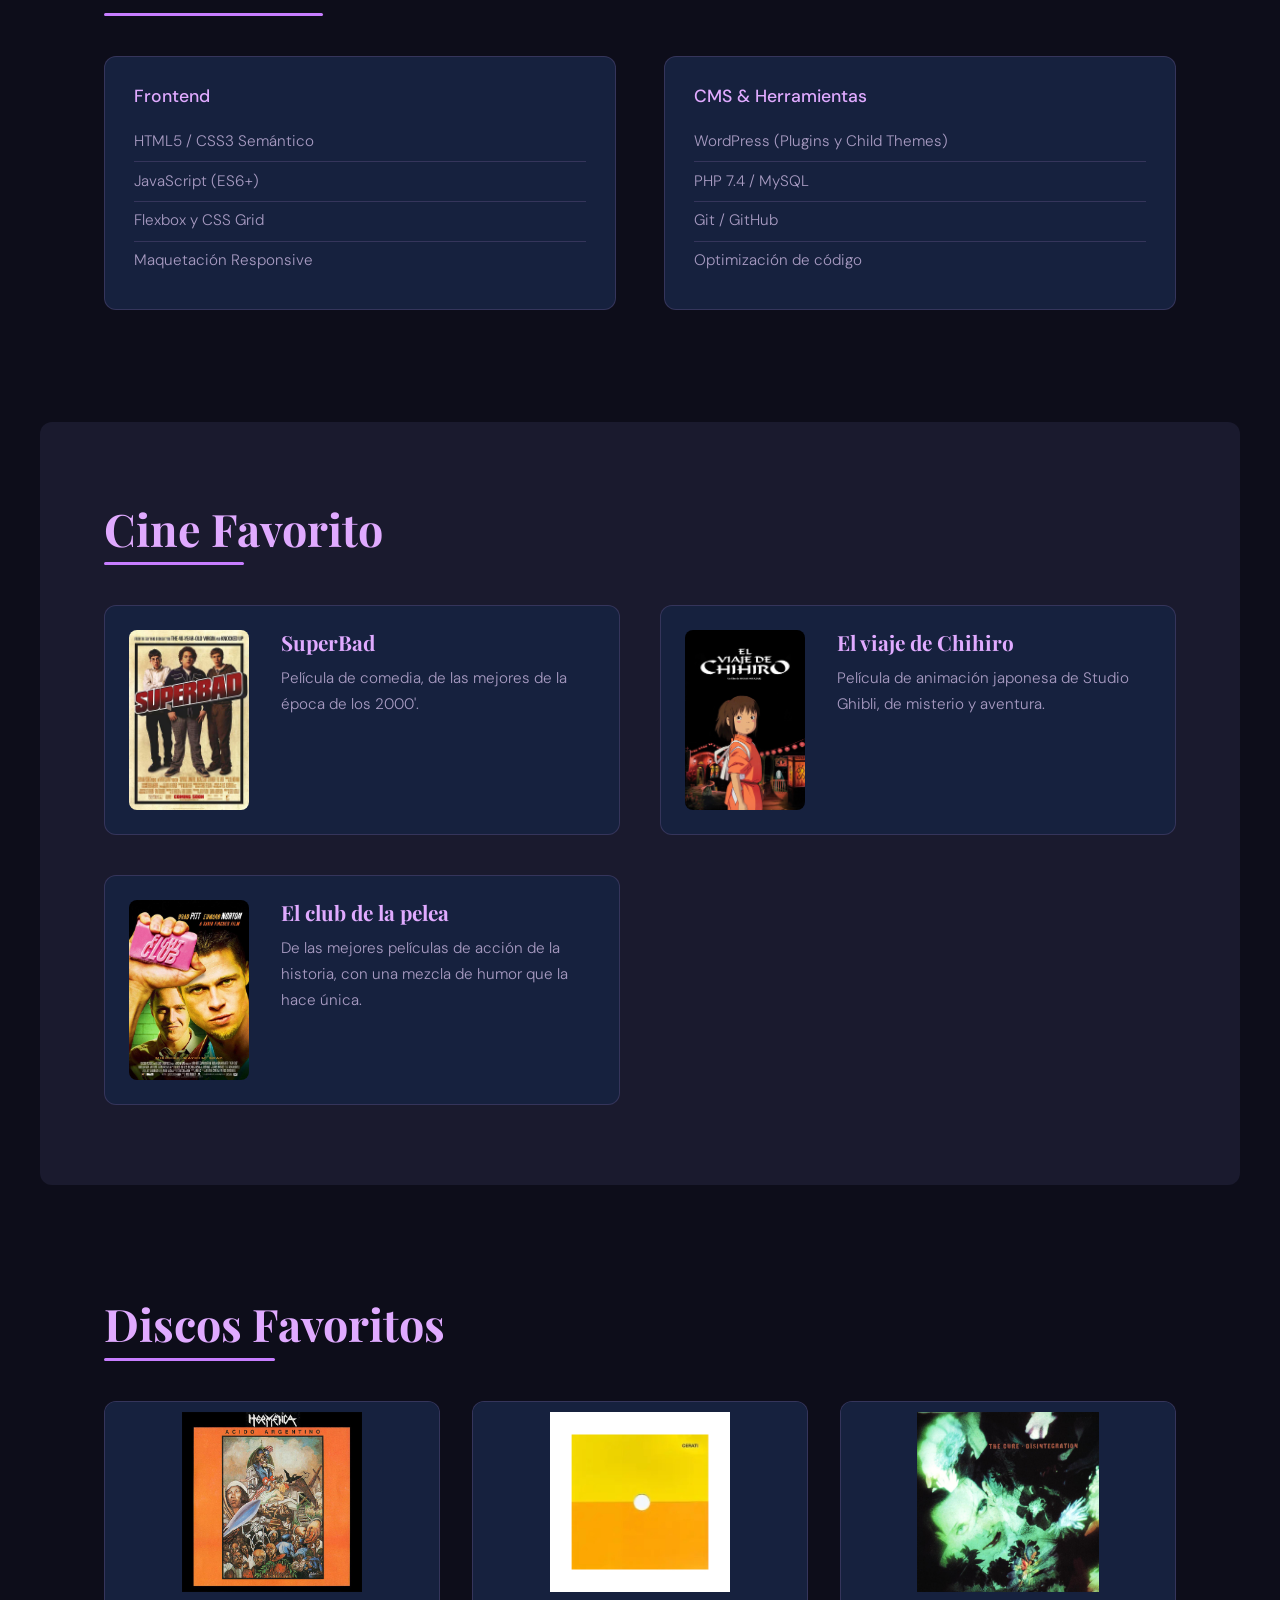
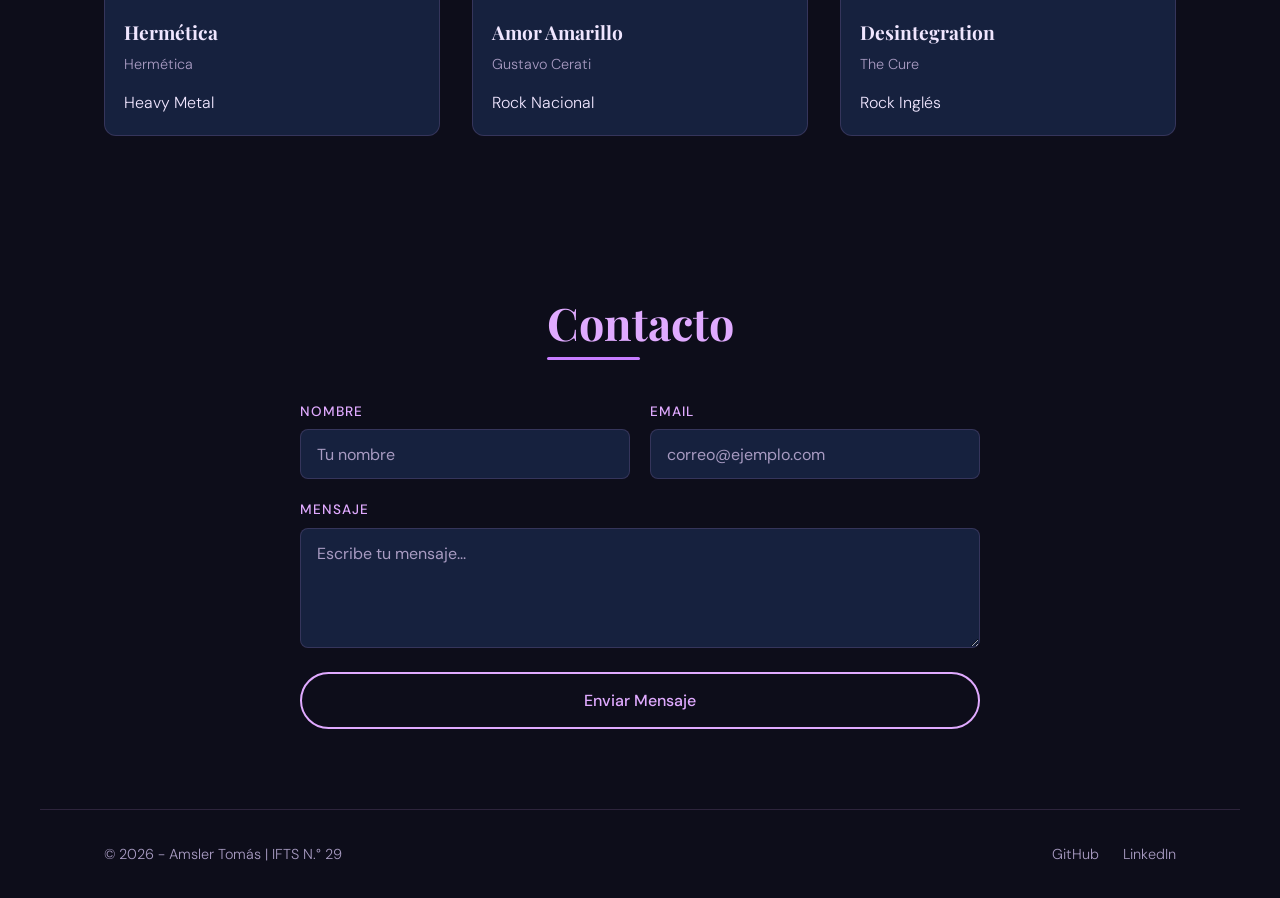
<file: tomas.html>
<!DOCTYPE html>
<html lang="es">
<head>
    <meta charset="UTF-8">
    <meta name="viewport" content="width=device-width, initial-scale=1.0">
    <title>Perfil - Amsler Tomás</title>
    <link rel="icon" type="image/webp" href="assets/img/logo-inicio.webp">
    
    <!-- Fuentes del equipo -->
    <link rel="preconnect" href="https://fonts.googleapis.com">
    <link rel="preconnect" href="https://fonts.gstatic.com" crossorigin>
    <link href="https://fonts.googleapis.com/css2?family=DM+Sans:wght@300;400;500&family=Playfair+Display:wght@700;900&display=swap" rel="stylesheet">
    
    <!-- Vinculación al CSS -->
    <link rel="stylesheet" href="assets/css/tomas.css">
</head>
<body>

    <header>
        <nav id="nav-menu">
            <a href="index.html">Inicio</a> <!-- Link obligatorio a la portada grupal -->
            <a href="#sobre-mi">Sobre mí</a>
            <a href="#tarjetas">Proyectos</a>
            <a href="#habilidades">Habilidades</a>
            <a href="#peliculas">Cine</a>
            <a href="#discos">Música</a>
            <a href="#contacto">Contacto</a>
        </nav>
        <!-- Botón hamburguesa para móviles -->
        <button class="nav-toggle" id="nav-toggle">☰</button>
    </header>

    <main>
        <!-- Sección Sobre Mí -->
        <section id="sobre-mi">
            <div class="sobre-mi-texto">
                <p class="etiqueta">Estudiante IFTS N.° 29</p>
                <h1>Amsler Tomas</h1>
                <p class="bio">
                    <strong>Ubicación:</strong> Santa Fe, Santa Fe <br>
                    <strong>Edad:</strong> 27 años <br>
                    Enfocado en la creación y desarrollo de páginas web y bases de datos. 
                    Especialista en maquetación semántica y desarrollo WordPress.
                </p>
                
                <!-- Interactividad JS -->
                <button id="btn-interactivo" class="btn">Ver más info</button>
                <div id="info-extra" style="display: none; margin-top: 1rem;">
                    <p class="bio">Soy practicante y competidor de Brazilian Jiu Jitsu, lo que me permite trabajar bajo presión y encontrar soluciones a problemas de forma eficiente.</p>
                </div>
            </div>
            <div class="sobre-mi-img">
                <img src="assets/img/foto_perfil_tomas.jpg" alt="Avatar de Tomas Amsler">
            </div>
        </section>

        <!-- Sección Proyectos: -->
        <section id="tarjetas">
            <h2 class="seccion-titulo">Proyectos Realizados</h2>
            <div class="tarjetas-grid">
                <article class="tarjeta">
                    <img src="assets/img/proyecto1_tomas.png" alt="E-commerce Global">
                    <div class="tarjeta-body">
                        <h3>E-commerce Global</h3>
                        <p>Tienda online con enfoque en diseño responsivo y UX.</p>
                        <span class="tag">HTML/CSS</span>
                    </div>
                </article>
                <article class="tarjeta">
                    <img src="assets/img/proyecto2_tomas.png" alt="Weather Global">
                    <div class="tarjeta-body">
                        <h3>Weather Global</h3>
                        <p>Consultas de clima en tiempo real mediante integración de APIs.</p>
                        <span class="tag">JavaScript</span>
                    </div>
                </article>
            </div>
        </section>

        <!-- Habilidades -->
        <section id="habilidades">
            <h2 class="seccion-titulo">Habilidades Técnicas</h2>
            <div class="habilidades-grid">
                <div class="habilidad-col">
                    <h3>Frontend</h3>
                    <ul>
                        <li>HTML5 / CSS3 Semántico</li>
                        <li>JavaScript (ES6+)</li>
                        <li>Flexbox y CSS Grid</li>
                        <li>Maquetación Responsive</li>
                    </ul>
                </div>
                <div class="habilidad-col">
                    <h3>CMS & Herramientas</h3>
                    <ul>
                        <li>WordPress (Plugins y Child Themes)</li>
                        <li>PHP 7.4 / MySQL</li>
                        <li>Git / GitHub</li>
                        <li>Optimización de código</li>
                    </ul>
                </div>
            </div>
        </section>

        <!-- Películas Favoritas -->
        <section id="peliculas">
            <h2 class="seccion-titulo">Cine Favorito</h2>
            <div class="peliculas-lista">
                <article class="pelicula">
                    <img src="assets/img/superbad.jpg" alt="SuperBad">
                    <div class="pelicula-info">
                        <h3>SuperBad</h3>
                        <p>Película de comedia, de las mejores de la época de los 2000'.</p>
                    </div>
                </article>
                <article class="pelicula">
                    <img src="assets/img/chihiro.jpg" alt="El viaje de Chihiro">
                    <div class="pelicula-info">
                        <h3>El viaje de Chihiro</h3>
                        <p>Película de animación japonesa de Studio Ghibli, de misterio y aventura.</p>
                    </div>
                </article>
                <article class="pelicula">
                    <img src="assets/img/fightclub.jpg" alt="Fight Club">
                    <div class="pelicula-info">
                        <h3>El club de la pelea</h3>
                        <p>De las mejores películas de acción de la historia, con una mezcla de humor que la hace única.</p>
                    </div>
                </article>
            </div>
        </section>

        <!-- Sección de Discos: -->
<section id="discos">
    <h2 class="seccion-titulo">Discos Favoritos</h2>
    <div class="tarjetas-grid">
        
        <!-- Disco 1: Ismael Serrano -->
        <article class="tarjeta">
            <img src="assets/img/hermetica.jpg" alt="Portada Hermetica - Hermetica">
            <div class="tarjeta-body">
                <h3>Hermética</h3>
                <p>Hermética</p>
                <span class="tag">Heavy Metal</span>
            </div>
        </article>

        <!-- Disco 2: Phil Collins -->
        <article class="tarjeta">
            <img src="assets/img/cerati.jpg" alt="Portada Amor Amarillo - Gustavo Cerati">
            <div class="tarjeta-body">
                <h3>Amor Amarillo</h3>
                <p>Gustavo Cerati</p>
                <span class="tag">Rock Nacional</span>
            </div>
        </article>

        <!-- Disco 3: The Beatles -->
        <article class="tarjeta">
            <img src="assets/img/desintegration.jpg" alt="Desintegration - The Cure">
            <div class="tarjeta-body">
                <h3>Desintegration</h3>
                <p>The Cure</p>
                <span class="tag">Rock Inglés</span>
            </div>
        </article>

    </div>
</section>

        <!-- Formulario de Contacto: Adaptado al estilo grupal -->
        <section id="contacto">
            <h2 class="seccion-titulo">Contacto</h2>
            <form action="#" class="form-contacto">
                <div class="form-fila">
                    <div class="form-grupo">
                        <label for="nombre">Nombre</label>
                        <input type="text" id="nombre" name="nombre" placeholder="Tu nombre" required>
                    </div>
                    <div class="form-grupo">
                        <label for="email">Email</label>
                        <input type="email" id="email" name="email" placeholder="correo@ejemplo.com" required>
                    </div>
                </div>
                <div class="form-grupo form-grupo-full">
                    <label for="mensaje">Mensaje</label>
                    <textarea id="mensaje" name="mensaje" placeholder="Escribe tu mensaje..."></textarea>
                </div>
                <button type="submit" class="btn btn-form">Enviar Mensaje</button>
            </form>
        </section>
    </main>

    <footer>
        <div class="footer-copy">
            &copy; 2026 - Amsler Tomás | IFTS N.° 29
        </div>
        <div class="footer-links">
            <a href="https://github.com/TomasAmsler" target="_blank">GitHub</a>
            <a href="#">LinkedIn</a>
        </div>
    </footer>

    <!-- Vinculación del script grupal -->
    <script src="assets/js/tomas.js"></script>
</body>
</html>
</file>
<file: assets/css/alejandra.css>
/* =======================================================
   1. VARIABLES Y CONFIGURACIÓN INICIAL
   ======================================================= */
:root {
    --fondo: #0d0d1a;
    --fondo-2: #16213e;
    --fondo-3: #1a1a2e;
    --acento: #e0aaff;
    --acento-2: #c77dff;
    --texto: #f0e6ff;
    --texto-suave: #a89bc2;
    --borde: rgba(224, 170, 255, 0.15);
    --radio: 12px;
    --fuente-titulo: "Playfair Display", serif;
    --fuente-cuerpo: "DM Sans", sans-serif;
    --sombra: 0 8px 32px rgba(0, 0, 0, 0.4);
    --max-ancho: 1100px;
}

*, *::before, *::after {
    box-sizing: border-box;
    margin: 0;
    padding: 0;
}

html {
    scroll-behavior: smooth;
}

body {
    background-color: var(--fondo);
    color: var(--texto);
    font-family: var(--fuente-cuerpo);
    font-weight: 300;
    line-height: 1.7;
    overflow-x: hidden;
}

h1, h2, h3 {
    font-family: var(--fuente-titulo);
    font-weight: 700;
    line-height: 1.2;
}

section[id] {
    scroll-margin-top: 80px; 
}

/* =======================================================
   2. COMPONENTES GLOBALES (BOTONES, LINKS, TÍTULOS)
   ======================================================= */
a {
    color: var(--acento);
    text-decoration: none;
    transition: color 0.3s;
}

a:hover {
    color: var(--acento-2);
}

img {
    max-width: 100%;
    display: block;
}

.btn {
    display: inline-block;
    padding: 0.8rem 2rem;
    background: transparent;
    border: 2px solid var(--acento);
    color: var(--acento);
    border-radius: 50px;
    font-family: var(--fuente-cuerpo);
    font-size: 1rem;
    font-weight: 500;
    cursor: pointer;
    transition: background 0.3s, color 0.3s, transform 0.2s;
}

.btn:hover {
    background: var(--acento);
    color: var(--fondo);
    transform: translateY(-2px);
}

.seccion-titulo {
    font-size: clamp(1.8rem, 4vw, 2.8rem);
    color: var(--acento);
    margin-bottom: 2.5rem;
    position: relative;
    display: inline-block;
}

.seccion-titulo::after {
    content: "";
    display: block;
    width: 50%;
    height: 3px;
    background: var(--acento-2);
    margin-top: 0.4rem;
    border-radius: 2px;
}

/* =======================================================
   3. NAVEGACIÓN Y HEADER
   ======================================================= */
header {
    position: sticky;
    top: 0;
    z-index: 100;
    display: flex;
    align-items: center;
    justify-content: space-between;
    padding: 1.2rem 5%;
    background: rgba(13, 13, 26, 0.85);
    backdrop-filter: blur(12px);
    border-bottom: 1px solid var(--borde);
}

nav {
    display: flex;
    gap: 2rem;
}

nav a {
    color: var(--texto-suave);
    font-weight: 400;
    font-size: 0.95rem;
    letter-spacing: 0.5px;
}

.nav-toggle {
    display: none;
    background: none;
    border: none;
    color: var(--acento);
    font-size: 1.6rem;
    cursor: pointer;
}

/* =======================================================
   4. SECCIONES PRINCIPALES
   ======================================================= */
main > section {
    max-width: var(--max-ancho);
    margin: 0 auto;
    padding: 5rem 5%;
}

/* SOBRE MÍ */
#sobre-mi {
    display: flex;
    flex-wrap: wrap;
    justify-content: center;
    align-items: center;
    gap: 4rem;
    min-height: 80vh;
    padding: 80px 5% 50px;
}

.sobre-mi-texto { flex: 1; min-width: 300px; }

.etiqueta {
    font-size: 1rem;
    color: var(--acento);
    text-transform: uppercase;
    letter-spacing: 3px;
    margin-bottom: 0.5rem;
}

.sobre-mi-texto h1 {
    font-size: clamp(2.5rem, 6vw, 4.5rem);
    margin-bottom: 1.2rem;
}

.bio {
    color: var(--texto-suave);
    font-size: 1.05rem;
    max-width: 520px;
    margin-bottom: 2rem;
}

.sobre-mi-img {
    flex: 0 0 auto;
    display: flex;
    align-items: center;
    justify-content: center;
    transition: margin-top 0.4s ease;
}

.sobre-mi-img img {
    width: min(360px, 90vw);
    border-radius: var(--radio);
}

/* CLASES PARA INTERACTIVIDAD JS */
.foto-desplazada { margin-top: 10rem; }
.foto-desplazada img { transform: translateY(50px); }

/* TARJETAS (Series y Música) */
#tarjetas, #peliculas {
    background: var(--fondo-3);
    border-radius: var(--radio);
    margin: 2rem auto !important;
}

#musica {
    background: transparent; 
    margin: 2rem auto !important;
}

.tarjetas-grid {
    display: flex;
    gap: 1.5rem;
    flex-wrap: wrap;
    align-items: stretch;
}

.tarjeta {
    flex: 0 1 280px;
    background: var(--fondo-2);
    border: 1px solid var(--borde);
    border-radius: var(--radio);
    overflow: hidden;
    display: flex; 
    flex-direction: column;
    transition: transform 0.3s, box-shadow 0.3s;
    width: 100%; 
    max-width: 280px;    
}

.tarjeta:hover {
    transform: translateY(-8px);
    box-shadow: 0 16px 40px rgba(199, 125, 255, 0.25);
    border-color: var(--acento);
}

.tarjeta img {
    width: 100%;
    height: 200px;
    object-fit: contain;
    padding: 10px;
}

.tarjeta-body {
    padding: 1.2rem;
    flex-grow: 1;
    display: flex;
    flex-direction: column;
}

.tag { margin-top: auto; align-self: flex-start; }

/* HABILIDADES */
.habilidades-grid {
    display: grid;
    grid-template-columns: repeat(auto-fit, minmax(220px, 1fr));
    gap: 1.5rem;
}

.habilidad-col {
    background: var(--fondo-2);
    border: 1px solid var(--borde);
    border-radius: var(--radio);
    padding: 1.8rem;
}

/* =======================================================
   5. FORMULARIO DE CONTACTO Y FOOTER
   ======================================================= */
.form-contacto {
    display: flex;
    flex-direction: column;
    gap: 1rem;
    max-width: 500px;
    margin: 0 auto;
    text-align: left;
}

.form-contacto input, .form-contacto textarea {
    padding: 1rem;
    background: var(--fondo-2);
    border: 1px solid var(--borde);
    border-radius: 8px;
    color: white;
    font-family: var(--fuente-cuerpo);
    width: 100%;
    outline: none;
}

.form-contacto input:focus, .form-contacto textarea:focus {
    border-color: var(--acento);
    box-shadow: 0 0 0 3px rgba(224, 170, 255, 0.15);
}

footer {
    display: flex;
    justify-content: space-between;
    align-items: center;
    padding: 2rem 5%;
    border-top: 1px solid var(--borde);
    max-width: var(--max-ancho);
    margin: 0 auto;
}

.redes-sociales { display: flex; gap: 1.5rem; }

/* =======================================================
   6. RESPONSIVE DESIGN (Ajustado a 1200, 900 y 400)
   ======================================================= */

/* Desktop / Pantallas Grandes (max-width: 1200px) */
@media (max-width: 1200px) {
    #sobre-mi { gap: 3rem; }
    .sobre-mi-texto h1 { font-size: 4rem; }
}

/* Tablets y Pantallas Medianas (max-width: 900px) */
@media (max-width: 900px) {
    nav {
        display: none;
        position: absolute;
        top: 100%; left: 0; width: 100%;
        flex-direction: column;
        background: var(--fondo-3);
        padding: 1.5rem;
        border-bottom: 1px solid var(--borde);
    }
    nav.open { display: flex; }
    .nav-toggle { display: block; }
    #sobre-mi { flex-direction: column-reverse; text-align: center; gap: 2.5rem; }
    .sobre-mi-img img { width: 300px; }
    .tarjetas-grid { justify-content: center; }
}

/* Móviles (max-width: 400px) */
@media (max-width: 400px) {
    main > section { padding: 3rem 5%; }
    .tarjetas-grid { flex-direction: column; align-items: center; gap: 1.2rem; }
    .tarjeta { max-width: 280px; }
    .seccion-titulo { display: block; text-align: center; font-size: 1.6rem; }
    .seccion-titulo::after { margin: 0.4rem auto 0; }
    .sobre-mi-texto h1 { font-size: 2.2rem; }
}
</file>
<file: assets/css/mariana.css>
:root {
    --fondo-2: #1A1A2E;
    --acento: #E0AAFF;
    --texto-suave: #B3B3B3;
    --borde: #3A3A5A;
}

/* IMPORTANTE: Asegúrate de que el header tenga fondo sólido para que no se transparente el texto al hacer scroll */
header {
    background: #0d0d1a; /* Color sólido igual al body */
    border-bottom: 1px solid #3A3A5A;
}
/* --- 1. CONFIGURACIÓN GENERAL Y TIPOGRAFÍA --- */
body {
    background-color:  #0d0d1a; 
    color: #ffffff; 
    font-family: "Playfair Display", serif; /* Google Fonts */
    margin: 0;
    padding: 0;
    line-height: 1.6;
    overflow-x: hidden; /* Evita desplazamientos laterales por animaciones */
}

/* --- 2. SECCIÓN SOBRE MÍ (HEADER) --- */
#sobre-mi {
    display: flex;
    flex-direction: column;
    align-items: flex-start; /* Alineado a la izquierda para consistencia */
    padding: 50px 20px;
    max-width: 1200px;
    margin: 0 auto;   
    border-bottom: 2px solid #E0AAFF;


}

.perfil-header {
    width: 100%;
    display: flex;
    align-items: center;
    gap: 45px;
    margin-bottom: 30px;
}

.foto-perfil {
    width: 250px; 
    height: 310px; 
    border-radius: 5%;
    object-fit: cover;
}

.info-principal h1 {
    color: #E0AAFF;
    font-size: 2.5rem;
    margin: 0;  
    font-style: italic; 
}

.puesto {
    font-size: 1.2rem;
    font-style: italic;
    color: #B3B3B3;
}
/* --- 3. UNIFICACIÓN DE TÍTULOS --- */
.descripcion h2, 
#habilidades h2, 
.header-desplegable h2, 
#contacto h2 {
    /*color: #ff0000; */
    color: #E0AAFF; 
    text-shadow: 2px 2px 5px rgba(0, 0, 0, 0.9);
    margin-bottom: 20px;
    font-size: 1.8rem; 
    letter-spacing: 1px; /* Mejora la legibilidad en tamaños grandes */
}


.descripcion p {
    max-width: 100%;
    word-wrap: break-word; /* Evita que el texto se desborde */
    text-align: justify;
    margin-bottom: 20px;
    font-size: 1.1rem; 
    color: #eeeeee;
}

.descripcion p:last-child {
    margin-bottom: 0;
}

/* --- 4. HABILIDADES --- */
#habilidades {
    padding: 40px 20px;
    max-width: 1200px;
    margin: 0 auto;
}

.tags-container {
    display: flex;
    flex-wrap: wrap;   
    gap: 20px 15px;
    margin-top: 15px;
}

.tag {
    background-color: #C77DFF;
    color: white;  
    padding: 10px 22px;
    border-radius: 25px;   
    font-weight: bold;
    font-size: 1rem;
    text-shadow: 1px 1px 2px rgba(0, 0, 0, 0.6);
    box-shadow: 2px 2px 8px rgba(0, 0, 0, 0.5); /* Sombra para que no se vean planas */
    transition: transform 0.3s ease;
}

.tag:hover {
    transform: translateY(-3px); /* La píldora sube un poquito */
    /*background-color: #cc0000;*/
    background-color: #E0AAFF
}

/* --- 5. SECCIONES DESPLEGABLES --- */
.desplegable {
    /*background-color: #161616; /* Fondo gris muy oscuro para destacar */
    background-color: #1A1A2E; 
    margin: 20px auto;
    padding: 20px;
    border-radius: 12px;
    max-width: 800px;
    cursor: pointer;
    /*border: 1px solid #333;*/
    border: 1px solid #3A3A5A;
}

.header-desplegable {
    display: flex;
    justify-content: space-between;
    align-items: center;
}

.arrow {
    color: #E0AAFF;
    transition: transform 0.3s ease;
}

.contenido-oculto {
    display: none; /* Controlado por JS */
    padding-top: 25px;
}

.grid-items {
    display: grid;
    grid-template-columns: repeat(auto-fit, minmax(250px, 1fr));
    gap: 25px;
}


.item {
    transition: all 0.4s cubic-bezier(0.175, 0.885, 0.32, 1.275);
    cursor: pointer;
    position: relative;
    z-index: 1;
    padding: 15px;
    border-radius: 10px;
    text-align: center;
}

.item img {
    width: 80%;
    border-radius: 8px;
    margin-bottom: 10px;
    box-shadow: 0 4px 10px rgba(0,0,0,0.5);
}


/* EFECTO SOBRESALIR: Se aplica a TODO el bloque (Imagen + Texto) */
.item.sobresalir {
    transform: scale(1.1); /* Adelanta todo el bloque */
    background-color: #1a1a1a;
    /*box-shadow: 0 0 30px rgba(255, 0, 0, 0.5);*/
    box-shadow: 0 0 30px rgba(224, 170, 255, 0.5);
    z-index: 10;
    border: 1px solid #E0AAFF;
}

.item.sobresalir h3, 
.item.sobresalir p {
    text-shadow: 0 0 10px rgba(255, 0, 0, 0.5);
}



/* --- 6. FORMULARIO DE CONTACTO --- */
#contacto {
    padding: 50px 20px;
    max-width: 800px;
    margin: 0 auto;
}

#form-contacto {
    display: flex;
    flex-direction: column;
    gap: 15px;
}

.input-group {
    display: flex;
    gap: 15px;
}

#form-contacto input {
    background: #1a1a2e;
   /* border: 1px solid #444;*/
    border: 1px solid #3A3A5A;
    padding: 15px;
    color: white;
    border-radius: 5px;
    width: 100%;
    box-sizing: border-box;
}

#form-contacto button {
    background-color: #E0AAFF;
    color: #7B2CBF;       
    padding: 15px;
    border: none;
    border-radius: 5px;
    font-size: 15px;
    font-weight: bold;
    cursor: pointer;
    transition: 0.3s;
}

#form-contacto button:hover {   
    background-color: #7B2CBF;
    color: #E0AAFF;  
}

/* --- 7. BOTÓN VOLVER Y FOOTER --- */
/*.contenedor-volver {
    text-align: center;
    padding: 40px 0;
}

.btn-volver {
    display: inline-block;
    color: #7B2CBF;
    text-decoration: none;
    padding: 10px 25px;
    border: 2px solid #7B2CBF;
    border-radius: 5px;
    font-weight: bold;
    transition: 0.3s;
}

.btn-volver:hover {
    background-color: #E0AAFF;
    color: #fff;
}*/

footer {
  background: #16213e;
  color: #888;
  text-align: center;
  padding: 1rem;
  border-top: 1px solid  rgba(224, 170, 255, 0.15);
}

/* --- 8. DISEÑO ADAPTABLE (BREAKPOINTS) --- */

/* Móviles (hasta 400px) */
@media (max-width: 400px) {
    .perfil-header {
        flex-direction: column;
        text-align: center;
    }
    .input-group {
        flex-direction: column;
    }
    #sobre-mi {
        align-items: center; /* Centrado solo en móviles pequeños */
    }
    .foto-perfil {
        width: 150px;
        height: 190px;
    }
}

/* Tablets (hasta 900px) */
@media (max-width: 900px) {
    .grid-items {
        grid-template-columns: repeat(2, 1fr);
    }
}

/* Escritorio (1200px o más) */
@media (min-width: 1200px) {
    #sobre-mi, #habilidades, .desplegable {
        max-width: 1200px;
    }
}
/* Estilos para el Header y Navegación de Mariana */
header {
    width: 100%;
    padding: 1.5rem 5%;
    display: flex;
    justify-content: space-between;
    align-items: center;
    position: fixed;
    top: 0;
    left: 0;
    z-index: 1000;
    background: rgba(13, 13, 26, 0.95);
    backdrop-filter: blur(10px);
    border-bottom: 1px solid var(--borde);
}

#nav-menu {
    display: flex;
    gap: 2rem;
}

#nav-menu a {
    text-decoration: none;
    color: var(--texto-suave);
    font-weight: 500;
    transition: color 0.3s;
    font-family: 'DM Sans', sans-serif;
}

#nav-menu a:hover {
    color: var(--acento);
}

.nav-toggle {
    display: none; /* Se activa en el media query para móviles */
    background: none;
    border: none;
    color: white;
    font-size: 2rem;
    cursor: pointer;
}

/* Ajuste para que el contenido no quede debajo del header fijo */
main {
    margin-top: 80px;
}

/* Responsivo para el menú de Mariana */
@media (max-width: 768px) {
    .nav-toggle {
        display: block;
    }

    #nav-menu {
        display: none; /* Aquí tu JS debe alternar la clase 'open' */
        flex-direction: column;
        position: absolute;
        top: 100%;
        left: 0;
        width: 100%;
        background: var(--fondo-2);
        padding: 2rem;
        border-bottom: 1px solid var(--borde);
    }

    #nav-menu.open {
        display: flex;
    }
}
/* Esto evita que el header tape los títulos al navegar por el menú */
section {
    scroll-margin-top: 100px; /* Ajustalo según la altura de tu header */
}
</file>
<file: assets/css/rodrigo.css>
:root {
    --fondo: #0d0d1a;
    --fondo-2: #16213e;
    --fondo-3: #1a1a2e;
    --acento: #e0aaff;
    --acento-2: #c77dff;
    --texto: #f0e6ff;
    --texto-suave: #a89bc2;
    --borde: rgba(224, 170, 255, 0.15);
    --radio: 12px;
    --fuente-titulo: "Playfair Display", serif;
    --fuente-cuerpo: "DM Sans", sans-serif;
    --sombra: 0 8px 32px rgba(0, 0, 0, 0.4);
    --max-ancho: 1100px;
}

*,
*::before,
*::after {
    box-sizing: border-box;
    margin: 0;
    padding: 0;
}

html {
    scroll-behavior: smooth;
}

body {
    background-color: var(--fondo);
    color: var(--texto);
    font-family: var(--fuente-cuerpo);
    font-weight: 300;
    line-height: 1.7;
    overflow-x: hidden;
}

h1,
h2,
h3 {
    font-family: var(--fuente-titulo);
    font-weight: 700;
    line-height: 1.2;
}

a {
    color: var(--acento);
    text-decoration: none;
    transition: color 0.3s;
}

a:hover {
    color: var(--acento-2);
}

img {
    max-width: 100%;
    display: block;
}

ul {
    list-style: none;
}

/* BOTÓN  */
.btn {
    display: inline-block;
    padding: 0.8rem 2rem;
    background: transparent;
    border: 2px solid var(--acento);
    color: var(--acento);
    border-radius: 50px;
    font-family: var(--fuente-cuerpo);
    font-size: 1rem;
    font-weight: 500;
    cursor: pointer;
    transition:
        background 0.3s,
        color 0.3s,
        transform 0.2s;
}

.btn:hover {
    background: var(--acento);
    color: var(--fondo);
    transform: translateY(-2px);
}

/*  TÍTULO*/
.seccion-titulo {
    font-size: clamp(1.8rem, 4vw, 2.8rem);
    color: var(--acento);
    margin-bottom: 2.5rem;
    position: relative;
    display: inline-block;
}

.seccion-titulo::after {
    content: "";
    display: block;
    width: 50%;
    height: 3px;
    background: var(--acento-2);
    margin-top: 0.4rem;
    border-radius: 2px;
}

/*  HEADER Y NAV */
header {
    position: sticky;
    top: 0;
    z-index: 100;
    display: flex;
    align-items: center;
    justify-content: space-between;
    padding: 1.2rem 5%;
    background: rgba(13, 13, 26, 0.85);
    backdrop-filter: blur(12px);
    border-bottom: 1px solid var(--borde);
}

.logo {
    font-family: var(--fuente-titulo);
    font-size: 1.5rem;
    font-weight: 900;
    color: var(--texto);
    letter-spacing: -1px;
}

.dot {
    color: var(--acento);
}

nav {
    display: flex;
    gap: 2rem;
}

nav a {
    color: var(--texto-suave);
    font-weight: 400;
    font-size: 0.95rem;
    letter-spacing: 0.5px;
    transition: color 0.3s;
}

nav a:hover {
    color: var(--acento);
}

/* Botón hamburguesa */
.nav-toggle {
    display: none;
    background: none;
    border: none;
    color: var(--acento);
    font-size: 1.6rem;
    cursor: pointer;
}

/*  MAIN  */
main>section {
    max-width: var(--max-ancho);
    margin: 0 auto;
    padding: 5rem 5%;
}

/* SOBRE MÍ */
#sobre-mi {
    display: flex;
    align-items: center;
    gap: 4rem;
    min-height: 80vh;
}

.sobre-mi-texto {
    flex: 1;
}

.etiqueta {
    font-size: 1rem;
    color: var(--acento);
    text-transform: uppercase;
    letter-spacing: 3px;
    margin-bottom: 0.5rem;
}

.sobre-mi-texto h1 {
    font-size: clamp(2.5rem, 6vw, 4.5rem);
    color: var(--texto);
    margin-bottom: 1.2rem;
}

.bio {
    color: var(--texto-suave);
    font-size: 1.05rem;
    max-width: 520px;
    margin-bottom: 2rem;
}

.sobre-mi-img {
    flex: 0 0 auto;
}

.sobre-mi-img img {
    width: min(360px, 90vw);
    border-radius: var(--radio);
    border: 2px solid var(--borde);
    box-shadow: var(--sombra);
}

/*  TARJETAS */
#tarjetas {
    background: var(--fondo-3);
    border-radius: var(--radio);
    margin: 2rem auto !important;
    max-width: var(--max-ancho) !important;
}

.tarjetas-grid {
    display: flex;
    gap: 1.5rem;
    flex-wrap: wrap;
    align-items: stretch; /* Esto hace que todas las tarjetas midan lo mismo de alto */
}

.tarjeta {
    /* CAMBIO: flex-grow en 0 para que no se estire si queda sola */
    flex: 0 1 280px;
    background: var(--fondo-2);
    border: 1px solid var(--borde);
    border-radius: var(--radio);
    overflow: hidden;
    display: flex; /* Nuevo */
    flex-direction: column; /* Nuevo: imagen arriba, texto abajo */
    transition:
        transform 0.3s,
        box-shadow 0.3s;
    /* REQUERIMIENTO: Aseguramos que no se pegue a los bordes en pantallas chicas */
    width: 100%; 
    max-width: 280px;    
}

.tarjeta:hover {
    transform: translateY(-8px);
    box-shadow: 0 16px 40px rgba(199, 125, 255, 0.25);
}

.tarjeta img {
    width: 100%;
    height: 200px;
    object-fit: contain;
    background-color: var(--fondo-2);
    padding: 10px;
}

.tarjeta-body {
    padding: 1.2rem;
    flex-grow: 1; /* Esto hace que el área de texto ocupe todo el espacio sobrante */
    display: flex;
    flex-direction: column;
}

.tarjeta-body h3 {
    font-size: 1.2rem;
    color: var(--texto);
    margin-bottom: 0.5rem;
}

.tarjeta-body p {
    color: var(--texto-suave);
    font-size: 0.9rem;
    margin-bottom: 0.8rem;
}

/*Empujamos las etiquetas (tags) al fondo para que queden alineadas */
.tag {
    margin-top: auto; /* Esto alinea los tags siempre al final de la tarjeta */
    align-self: flex-start;
}

/* HABILIDADES */
#habilidades .habilidades-grid {
    display: grid;
    grid-template-columns: repeat(auto-fit, minmax(220px, 1fr));
    gap: 1.5rem;
}

.habilidad-col {
    background: var(--fondo-2);
    border: 1px solid var(--borde);
    border-radius: var(--radio);
    padding: 1.8rem;
}

.habilidad-col h3 {
    font-size: 1.1rem;
    color: var(--acento);
    margin-bottom: 1rem;
    font-family: var(--fuente-cuerpo);
    font-weight: 500;
}

.habilidad-col ul li {
    padding: 0.4rem 0;
    border-bottom: 1px solid var(--borde);
    color: var(--texto-suave);
    font-size: 0.95rem;
    transition:
        color 0.2s,
        padding-left 0.2s;
}

.habilidad-col ul li:last-child {
    border-bottom: none;
}

.habilidad-col ul li:hover {
    color: var(--texto);
    padding-left: 0.5rem;
}

/*PELÍCULAS*/
#peliculas {
    background: var(--fondo-3);
    border-radius: var(--radio);
    margin: 2rem auto !important;
    max-width: var(--max-ancho) !important;
}

.peliculas-lista {
    display: flex;
    flex-direction: column;
    gap: 2rem;
}

.pelicula {
    display: flex;
    gap: 2rem;
    align-items: flex-start;
    background: var(--fondo-2);
    border: 1px solid var(--borde);
    border-radius: var(--radio);
    padding: 1.5rem;
    transition: border-color 0.3s;
}

.pelicula:hover {
    border-color: var(--acento-2);
}

/* Ajuste específico para la lista de películas/series */
.pelicula img {
    width: 120px;
    height: auto; /* Deja que la altura se ajuste sola al póster */
    object-fit: contain;
    border-radius: 8px;
}

.pelicula-info h3 {
    font-size: 1.3rem;
    color: var(--acento);
    margin-bottom: 0.7rem;
}

.pelicula-info p {
    color: var(--texto-suave);
    font-size: 0.95rem;
}

/*FORMULARIO DE CONTACTO*/
#contacto {
    text-align: center;
}

.contacto-sub {
    color: var(--texto-suave);
    margin-bottom: 2.5rem;
    font-size: 1.05rem;
}

.form-contacto {
    max-width: 680px;
    margin: 0 auto;
    text-align: left;
}

.form-fila {
    display: flex;
    gap: 1.2rem;
    flex-wrap: wrap;
    margin-bottom: 1.2rem;
}

.form-grupo {
    flex: 1 1 240px;
    display: flex;
    flex-direction: column;
    gap: 0.4rem;
}

label {
    font-size: 0.85rem;
    color: var(--acento);
    font-weight: 500;
    text-transform: uppercase;
    letter-spacing: 1px;   
}

input {
    padding: 0.85rem 1rem;
    background: var(--fondo-2);
    border: 1px solid var(--borde);
    border-radius: 8px;
    color: var(--texto);
    font-family: var(--fuente-cuerpo);
    font-size: 1rem;
    transition:
        border-color 0.3s,
        box-shadow 0.3s;
    outline: none;
    width: 100%;
}

input::placeholder {
    color: var(--texto-suave);
}

input:focus {
    border-color: var(--acento);
    box-shadow: 0 0 0 3px rgba(224, 170, 255, 0.15);
}


.form-grupo-full {
    flex: 1 1 100%;
}

textarea {
    padding: 0.85rem 1rem;
    background: var(--fondo-2);
    border: 1px solid var(--borde);
    border-radius: 8px;
    color: var(--texto);
    font-family: var(--fuente-cuerpo);
    font-size: 1rem;
    transition: border-color 0.3s, box-shadow 0.3s;
    outline: none;
    width: 100%;
    resize: vertical;
    min-height: 120px;
}

textarea::placeholder {
    color: var(--texto-suave);
}

textarea:focus {
    border-color: var(--acento);
    box-shadow: 0 0 0 3px rgba(224, 170, 255, 0.15);
}

.btn-form {
    margin-top: 1.5rem;
    width: 100%;
    padding: 1rem;
    font-size: 1rem;
}

/* FOOTER */
footer {
    display: flex;
    align-items: center;
    justify-content: space-between;
    flex-wrap: wrap;
    gap: 1rem;
    padding: 2rem 5%;
    border-top: 1px solid var(--borde);
    max-width: var(--max-ancho);
    margin: 0 auto;
}

.footer-copy {
    color: var(--texto-suave);
    font-size: 0.9rem;
}

.footer-links {
    display: flex;
    gap: 1.5rem;
}

.footer-links a {
    color: var(--texto-suave);
    font-size: 0.9rem;
    transition: color 0.3s;
}

.footer-links a:hover {
    color: var(--acento);
}


@keyframes fadeUp {
    from {
        opacity: 0;
        transform: translateY(30px);
    }

    to {
        opacity: 1;
        transform: translateY(0);
    }
}

#sobre-mi .sobre-mi-texto {
    animation: fadeUp 0.8s ease both;
}

#sobre-mi .sobre-mi-img {
    animation: fadeUp 0.8s 0.2s ease both;
}



/* ==========================================
   RESPONSIVE (min-width: 1200px) 
   ========================================== */
   @media (min-width: 1200px) {
    /* Ampliamos el ancho máximo para pantallas grandes */
    :root {
        --max-ancho: 1200px;
    }

    /* Ajuste en la sección Sobre Mí para mayor impacto */
    #sobre-mi {
        gap: 6rem;
        padding: 8rem 2%;
    }

    .sobre-mi-texto h1 {
        font-size: 5rem; /* Título más imponente */
    }

    /* Grilla de Proyectos y Discos: 3 columnas */
    .tarjetas-grid {
        display: grid;
        grid-template-columns: repeat(3, 1fr); /* Forzamos 3 columnas exactas */
        gap: 2rem;
    }

    .tarjeta {
        max-width: none; /* Quitamos el límite para que llenen su celda de la grilla */
        width: 100%;
    }

    /* Películas: Disposición en grilla de 2 columnas */
    .peliculas-lista {
        display: grid;
        grid-template-columns: repeat(2, 1fr);
        gap: 2.5rem;
    }

    /* Habilidades: Distribución más amplia */
    #habilidades .habilidades-grid {
        grid-template-columns: repeat(2, 1fr);
        gap: 3rem;
    }
}

/* ==========================================
   RESPONSIVE (max 900px) 
   ========================================== */
   @media (max-width: 900px) {
    /* Navegación y Header */
    nav {
        display: none;
        position: absolute;
        top: 100%;
        left: 0;
        width: 100%;
        flex-direction: column;
        background: var(--fondo-3);
        padding: 1.5rem;
        gap: 1rem;
        border-bottom: 1px solid var(--borde);
    }
    nav.open {
        display: flex;
    }
    .nav-toggle {
        display: block;
    }

    /* Sección Sobre Mí */
    #sobre-mi {
        flex-direction: column-reverse;
        gap: 2.5rem;
        min-height: auto;
        text-align: center;
        padding-top: 2rem;
    }
    .bio {
        margin: 0 auto 2rem;
    }

    /* Grillas de Tarjetas (Proyectos y Discos) */
    .tarjetas-grid {
        justify-content: center; /* Centra las tarjetas si sobran espacios */
    }
    .tarjeta {
        flex: 1 1 300px; /* Permite que crezcan un poco para llenar el ancho */
        max-width: 100%;
    }

    /* Películas */
    .pelicula img {
        width: 100px;
        height: auto;
    }

    footer {
        flex-direction: column;
        text-align: center;
        gap: 1.5rem;
    }
}

/* ==========================================
   RESPONSIVE (max 400px) 
   ========================================== */
@media (max-width: 400px) {
    main > section {
        padding: 3rem 5%;
    }

    /* Ajuste de títulos para que no se corten */
    .seccion-titulo {
        font-size: 1.6rem;
    }

    .sobre-mi-texto h1 {
        font-size: 2.2rem;
    }

    /* Tarjetas ocupan todo el ancho */
    .tarjeta {
        flex: 1 1 100%;
    }

    /* Películas en columna para ganar espacio */
    .pelicula {
        flex-direction: column;
        align-items: center;
        text-align: center;
        padding: 1rem;
    }
    .pelicula img {
        width: 140px;
        margin-bottom: 1rem;
    }

    /* Formulario */
    .form-fila {
        flex-direction: column;
        gap: 0.6rem;
        margin-bottom: 0.6rem;
    }
    
    .btn {
        width: 100%; /* Botones más fáciles de tocar en móviles */
        padding: 0.8rem 1rem;
    }
   
   .form-grupo {
        flex: 1 1 80%;
    }
    

}
</file>
<file: assets/css/tomas.css>
:root {
    --fondo: #0d0d1a;
    --fondo-2: #16213e;
    --fondo-3: #1a1a2e;
    --acento: #e0aaff;
    --acento-2: #c77dff;
    --texto: #f0e6ff;
    --texto-suave: #a89bc2;
    --borde: rgba(224, 170, 255, 0.15);
    --radio: 12px;
    --fuente-titulo: "Playfair Display", serif;
    --fuente-cuerpo: "DM Sans", sans-serif;
    --sombra: 0 8px 32px rgba(0, 0, 0, 0.4);
    --max-ancho: 1100px;
}

*,
*::before,
*::after {
    box-sizing: border-box;
    margin: 0;
    padding: 0;
}

html {
    scroll-behavior: smooth;
}

body {
    background-color: var(--fondo);
    color: var(--texto);
    font-family: var(--fuente-cuerpo);
    font-weight: 300;
    line-height: 1.7;
    overflow-x: hidden;
}

h1,
h2,
h3 {
    font-family: var(--fuente-titulo);
    font-weight: 700;
    line-height: 1.2;
}

a {
    color: var(--acento);
    text-decoration: none;
    transition: color 0.3s;
}

a:hover {
    color: var(--acento-2);
}

img {
    max-width: 100%;
    display: block;
}

ul {
    list-style: none;
}

/* BOTÓN  */
.btn {
    display: inline-block;
    padding: 0.8rem 2rem;
    background: transparent;
    border: 2px solid var(--acento);
    color: var(--acento);
    border-radius: 50px;
    font-family: var(--fuente-cuerpo);
    font-size: 1rem;
    font-weight: 500;
    cursor: pointer;
    transition:
        background 0.3s,
        color 0.3s,
        transform 0.2s;
}

.btn:hover {
    background: var(--acento);
    color: var(--fondo);
    transform: translateY(-2px);
}

/*  TÍTULO*/
.seccion-titulo {
    font-size: clamp(1.8rem, 4vw, 2.8rem);
    color: var(--acento);
    margin-bottom: 2.5rem;
    position: relative;
    display: inline-block;
}

.seccion-titulo::after {
    content: "";
    display: block;
    width: 50%;
    height: 3px;
    background: var(--acento-2);
    margin-top: 0.4rem;
    border-radius: 2px;
}

/*  HEADER Y NAV */
header {
    position: sticky;
    top: 0;
    z-index: 100;
    display: flex;
    align-items: center;
    justify-content: space-between;
    padding: 1.2rem 5%;
    background: rgba(13, 13, 26, 0.85);
    backdrop-filter: blur(12px);
    border-bottom: 1px solid var(--borde);
}

.logo {
    font-family: var(--fuente-titulo);
    font-size: 1.5rem;
    font-weight: 900;
    color: var(--texto);
    letter-spacing: -1px;
}

.dot {
    color: var(--acento);
}

nav {
    display: flex;
    gap: 2rem;
}

nav a {
    color: var(--texto-suave);
    font-weight: 400;
    font-size: 0.95rem;
    letter-spacing: 0.5px;
    transition: color 0.3s;
}

nav a:hover {
    color: var(--acento);
}

/* Botón hamburguesa */
.nav-toggle {
    display: none;
    background: none;
    border: none;
    color: var(--acento);
    font-size: 1.6rem;
    cursor: pointer;
}

/*  MAIN  */
main>section {
    max-width: var(--max-ancho);
    margin: 0 auto;
    padding: 5rem 5%;
}

/* SOBRE MÍ */
#sobre-mi {
    display: flex;
    align-items: center;
    gap: 4rem;
    min-height: 80vh;
}

.sobre-mi-texto {
    flex: 1;
}

.etiqueta {
    font-size: 1rem;
    color: var(--acento);
    text-transform: uppercase;
    letter-spacing: 3px;
    margin-bottom: 0.5rem;
}

.sobre-mi-texto h1 {
    font-size: clamp(2.5rem, 6vw, 4.5rem);
    color: var(--texto);
    margin-bottom: 1.2rem;
}

.bio {
    color: var(--texto-suave);
    font-size: 1.05rem;
    max-width: 520px;
    margin-bottom: 2rem;
}

.sobre-mi-img {
    flex: 0 0 auto;
}

.sobre-mi-img img {
    width: min(360px, 90vw);
    border-radius: var(--radio);
    border: 2px solid var(--borde);
    box-shadow: var(--sombra);
}

/*  TARJETAS */
#tarjetas {
    background: var(--fondo-3);
    border-radius: var(--radio);
    margin: 2rem auto !important;
    max-width: var(--max-ancho) !important;
}

.tarjetas-grid {
    display: flex;
    gap: 1.5rem;
    flex-wrap: wrap;
    align-items: stretch; /* Esto hace que todas las tarjetas midan lo mismo de alto */
}

.tarjeta {
    /* CAMBIO: flex-grow en 0 para que no se estire si queda sola */
    flex: 0 1 280px;
    background: var(--fondo-2);
    border: 1px solid var(--borde);
    border-radius: var(--radio);
    overflow: hidden;
    display: flex; /* Nuevo */
    flex-direction: column; /* Nuevo: imagen arriba, texto abajo */
    transition:
        transform 0.3s,
        box-shadow 0.3s;
    /* REQUERIMIENTO: Aseguramos que no se pegue a los bordes en pantallas chicas */
    width: 100%; 
    max-width: 280px;    
}

.tarjeta:hover {
    transform: translateY(-8px);
    box-shadow: 0 16px 40px rgba(199, 125, 255, 0.25);
}

.tarjeta img {
    width: 100%;
    height: 200px;
    object-fit: contain;
    background-color: var(--fondo-2);
    padding: 10px;
}

.tarjeta-body {
    padding: 1.2rem;
    flex-grow: 1; /* Esto hace que el área de texto ocupe todo el espacio sobrante */
    display: flex;
    flex-direction: column;
}

.tarjeta-body h3 {
    font-size: 1.2rem;
    color: var(--texto);
    margin-bottom: 0.5rem;
}

.tarjeta-body p {
    color: var(--texto-suave);
    font-size: 0.9rem;
    margin-bottom: 0.8rem;
}


/*Empujamos las etiquetas (tags) al fondo para que queden alineadas */
.tag {
    margin-top: auto; /* Esto alinea los tags siempre al final de la tarjeta */
    align-self: flex-start;
}

/* HABILIDADES */
#habilidades .habilidades-grid {
    display: grid;
    grid-template-columns: repeat(auto-fit, minmax(220px, 1fr));
    gap: 1.5rem;
}

.habilidad-col {
    background: var(--fondo-2);
    border: 1px solid var(--borde);
    border-radius: var(--radio);
    padding: 1.8rem;
}

.habilidad-col h3 {
    font-size: 1.1rem;
    color: var(--acento);
    margin-bottom: 1rem;
    font-family: var(--fuente-cuerpo);
    font-weight: 500;
}

.habilidad-col ul li {
    padding: 0.4rem 0;
    border-bottom: 1px solid var(--borde);
    color: var(--texto-suave);
    font-size: 0.95rem;
    transition:
        color 0.2s,
        padding-left 0.2s;
}

.habilidad-col ul li:last-child {
    border-bottom: none;
}

.habilidad-col ul li:hover {
    color: var(--texto);
    padding-left: 0.5rem;
}

/*PELÍCULAS*/
#peliculas {
    background: var(--fondo-3);
    border-radius: var(--radio);
    margin: 2rem auto !important;
    max-width: var(--max-ancho) !important;
}

.peliculas-lista {
    display: flex;
    flex-direction: column;
    gap: 2rem;
}

.pelicula {
    display: flex;
    gap: 2rem;
    align-items: flex-start;
    background: var(--fondo-2);
    border: 1px solid var(--borde);
    border-radius: var(--radio);
    padding: 1.5rem;
    transition: border-color 0.3s;
}

.pelicula:hover {
    border-color: var(--acento-2);
}

/* Ajuste específico para la lista de películas/series */
.pelicula img {
    width: 120px;
    height: auto; /* Deja que la altura se ajuste sola al póster */
    object-fit: contain;
    border-radius: 8px;
}

.pelicula-info h3 {
    font-size: 1.3rem;
    color: var(--acento);
    margin-bottom: 0.7rem;
}

.pelicula-info p {
    color: var(--texto-suave);
    font-size: 0.95rem;
}

/*FORMULARIO DE CONTACTO*/
#contacto {
    text-align: center;
}

.contacto-sub {
    color: var(--texto-suave);
    margin-bottom: 2.5rem;
    font-size: 1.05rem;
}

.form-contacto {
    max-width: 680px;
    margin: 0 auto;
    text-align: left;
}

.form-fila {
    display: flex;
    gap: 1.2rem;
    flex-wrap: wrap;
    margin-bottom: 1.2rem;
}

.form-grupo {
    flex: 1 1 240px;
    display: flex;
    flex-direction: column;
    gap: 0.4rem;
}

label {
    font-size: 0.85rem;
    color: var(--acento);
    font-weight: 500;
    text-transform: uppercase;
    letter-spacing: 1px;
}

input {
    padding: 0.85rem 1rem;
    background: var(--fondo-2);
    border: 1px solid var(--borde);
    border-radius: 8px;
    color: var(--texto);
    font-family: var(--fuente-cuerpo);
    font-size: 1rem;
    transition:
        border-color 0.3s,
        box-shadow 0.3s;
    outline: none;
    width: 100%;
}

input::placeholder {
    color: var(--texto-suave);
}

input:focus {
    border-color: var(--acento);
    box-shadow: 0 0 0 3px rgba(224, 170, 255, 0.15);
}


.form-grupo-full {
    flex: 1 1 100%;
}

textarea {
    padding: 0.85rem 1rem;
    background: var(--fondo-2);
    border: 1px solid var(--borde);
    border-radius: 8px;
    color: var(--texto);
    font-family: var(--fuente-cuerpo);
    font-size: 1rem;
    transition: border-color 0.3s, box-shadow 0.3s;
    outline: none;
    width: 100%;
    resize: vertical;
    min-height: 120px;
}

textarea::placeholder {
    color: var(--texto-suave);
}

textarea:focus {
    border-color: var(--acento);
    box-shadow: 0 0 0 3px rgba(224, 170, 255, 0.15);
}

.btn-form {
    margin-top: 1.5rem;
    width: 100%;
    padding: 1rem;
    font-size: 1rem;
}

/* FOOTER */
footer {
    display: flex;
    align-items: center;
    justify-content: space-between;
    flex-wrap: wrap;
    gap: 1rem;
    padding: 2rem 5%;
    border-top: 1px solid var(--borde);
    max-width: var(--max-ancho);
    margin: 0 auto;
}

.footer-copy {
    color: var(--texto-suave);
    font-size: 0.9rem;
}

.footer-links {
    display: flex;
    gap: 1.5rem;
}

.footer-links a {
    color: var(--texto-suave);
    font-size: 0.9rem;
    transition: color 0.3s;
}

.footer-links a:hover {
    color: var(--acento);
}


@keyframes fadeUp {
    from {
        opacity: 0;
        transform: translateY(30px);
    }

    to {
        opacity: 1;
        transform: translateY(0);
    }
}

#sobre-mi .sobre-mi-texto {
    animation: fadeUp 0.8s ease both;
}

#sobre-mi .sobre-mi-img {
    animation: fadeUp 0.8s 0.2s ease both;
}

/* ==========================================
   RESPONSIVE (min-width: 1200px) 
   ========================================== */
   @media (min-width: 1200px) {
    /* Ampliamos el ancho máximo para pantallas grandes */
    :root {
        --max-ancho: 1200px;
    }

    /* Ajuste en la sección Sobre Mí para mayor impacto */
    #sobre-mi {
        gap: 6rem;
        padding: 8rem 2%;
    }

    .sobre-mi-texto h1 {
        font-size: 5rem; /* Título más imponente */
    }

    /* Grilla de Proyectos y Discos: 3 columnas */
    .tarjetas-grid {
        display: grid;
        grid-template-columns: repeat(3, 1fr); /* Forzamos 3 columnas exactas */
        gap: 2rem;
    }

    .tarjeta {
        max-width: none; /* Quitamos el límite para que llenen su celda de la grilla */
        width: 100%;
    }

    /* Películas: Disposición en grilla de 2 columnas */
    .peliculas-lista {
        display: grid;
        grid-template-columns: repeat(2, 1fr);
        gap: 2.5rem;
    }

    /* Habilidades: Distribución más amplia */
    #habilidades .habilidades-grid {
        grid-template-columns: repeat(2, 1fr);
        gap: 3rem;
    }
}

/* ==========================================
   RESPONSIVE (max 900px) 
   ========================================== */
   @media (max-width: 900px) {
    /* Navegación y Header */
    nav {
        display: none;
        position: absolute;
        top: 100%;
        left: 0;
        width: 100%;
        flex-direction: column;
        background: var(--fondo-3);
        padding: 1.5rem;
        gap: 1rem;
        border-bottom: 1px solid var(--borde);
    }
    nav.open {
        display: flex;
    }
    .nav-toggle {
        display: block;
    }

    /* Sección Sobre Mí */
    #sobre-mi {
        flex-direction: column-reverse;
        gap: 2.5rem;
        min-height: auto;
        text-align: center;
        padding-top: 2rem;
    }
    .bio {
        margin: 0 auto 2rem;
    }

    /* Grillas de Tarjetas (Proyectos y Discos) */
    .tarjetas-grid {
        justify-content: center; /* Centra las tarjetas si sobran espacios */
    }
    .tarjeta {
        flex: 1 1 300px; /* Permite que crezcan un poco para llenar el ancho */
        max-width: 100%;
    }

    /* Películas */
    .pelicula img {
        width: 100px;
        height: auto;
    }

    footer {
        flex-direction: column;
        text-align: center;
        gap: 1.5rem;
    }
}

/* ==========================================
   RESPONSIVE (max 400px) 
   ========================================== */
@media (max-width: 400px) {
    main > section {
        padding: 3rem 5%;
    }

    /* Ajuste de títulos para que no se corten */
    .seccion-titulo {
        font-size: 1.6rem;
    }

    .sobre-mi-texto h1 {
        font-size: 2.2rem;
    }

    /* Tarjetas ocupan todo el ancho */
    .tarjeta {
        flex: 1 1 100%;
    }

    /* Películas en columna para ganar espacio */
    .pelicula {
        flex-direction: column;
        align-items: center;
        text-align: center;
        padding: 1rem;
    }
    .pelicula img {
        width: 140px;
        margin-bottom: 1rem;
    }

   /* Formulario */
   .form-fila {
    flex-direction: column;
    gap: 0.6rem;
    margin-bottom: 0.6rem;
}

.btn {
    width: 100%; /* Botones más fáciles de tocar en móviles */
    padding: 0.8rem 1rem;
}

.form-grupo {
    flex: 1 1 80%;
}
}
</file>
